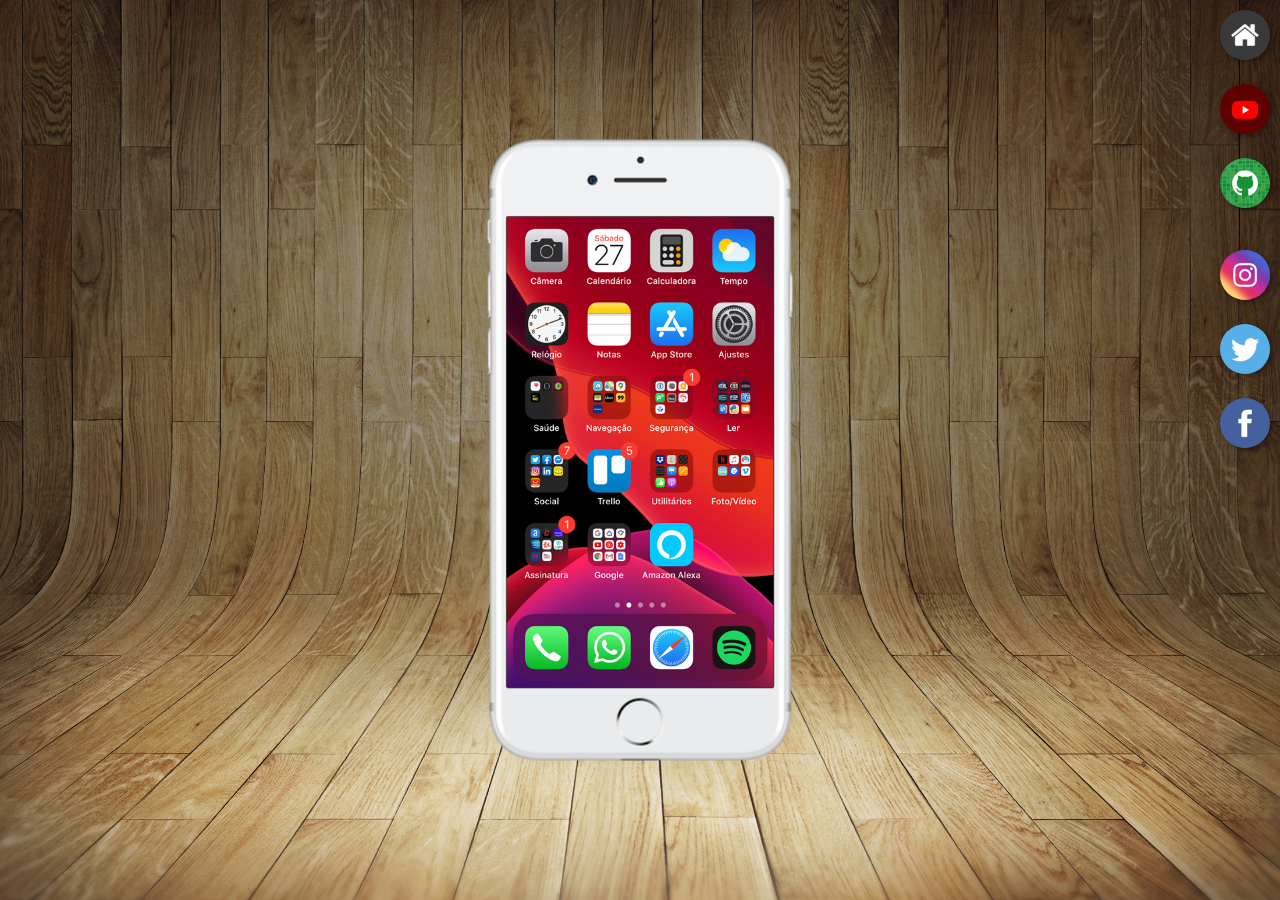
<file: index.html>
<!DOCTYPE html>
<html lang="pt-br">
<head>
    <meta charset="UTF-8">
    <meta name="viewport" content="width=device-width, initial-scale=1.0">
    <link rel="shortcut icon" href="favicon.ico" type="image/x-icon">
    <link rel="stylesheet" href="estilos/style.css">
    <title>Projecto Redes Sociais</title>
</head>
<body>
    <main>
        <section id="telefone">
            <iframe src="home.html" name="tela" id="tela" frameborder="0"></iframe>
            

        </section>
        <section id="redes-sociais">
            <a href="home.html" target="tela"> <img src="imagens/logo-home.jpg" alt="Home"></a><br>
            <a href="youtube.html" target="tela"> <img src="imagens/logo-youtube.jpg" alt="Youtube"></a><br>
            <a href="github.html" target="tela"> <img src="imagens/logo-github.jpg" alt="github"></a><br><br>
            <a href="instagram.html" target="tela"> <img src="imagens/logo-instagram.jpg" alt="Instagram"></a><br>
            <a href="twitter.html" target="tela"> <img src="imagens/logo-twitter.jpg" alt="twitter"></a><br>
            <a href="facebook.html" target="tela"> <img src="imagens/logo-facebook.jpg" alt="facebook"></a><br>

        </section>
    </main>
</body>
</html>
</file>
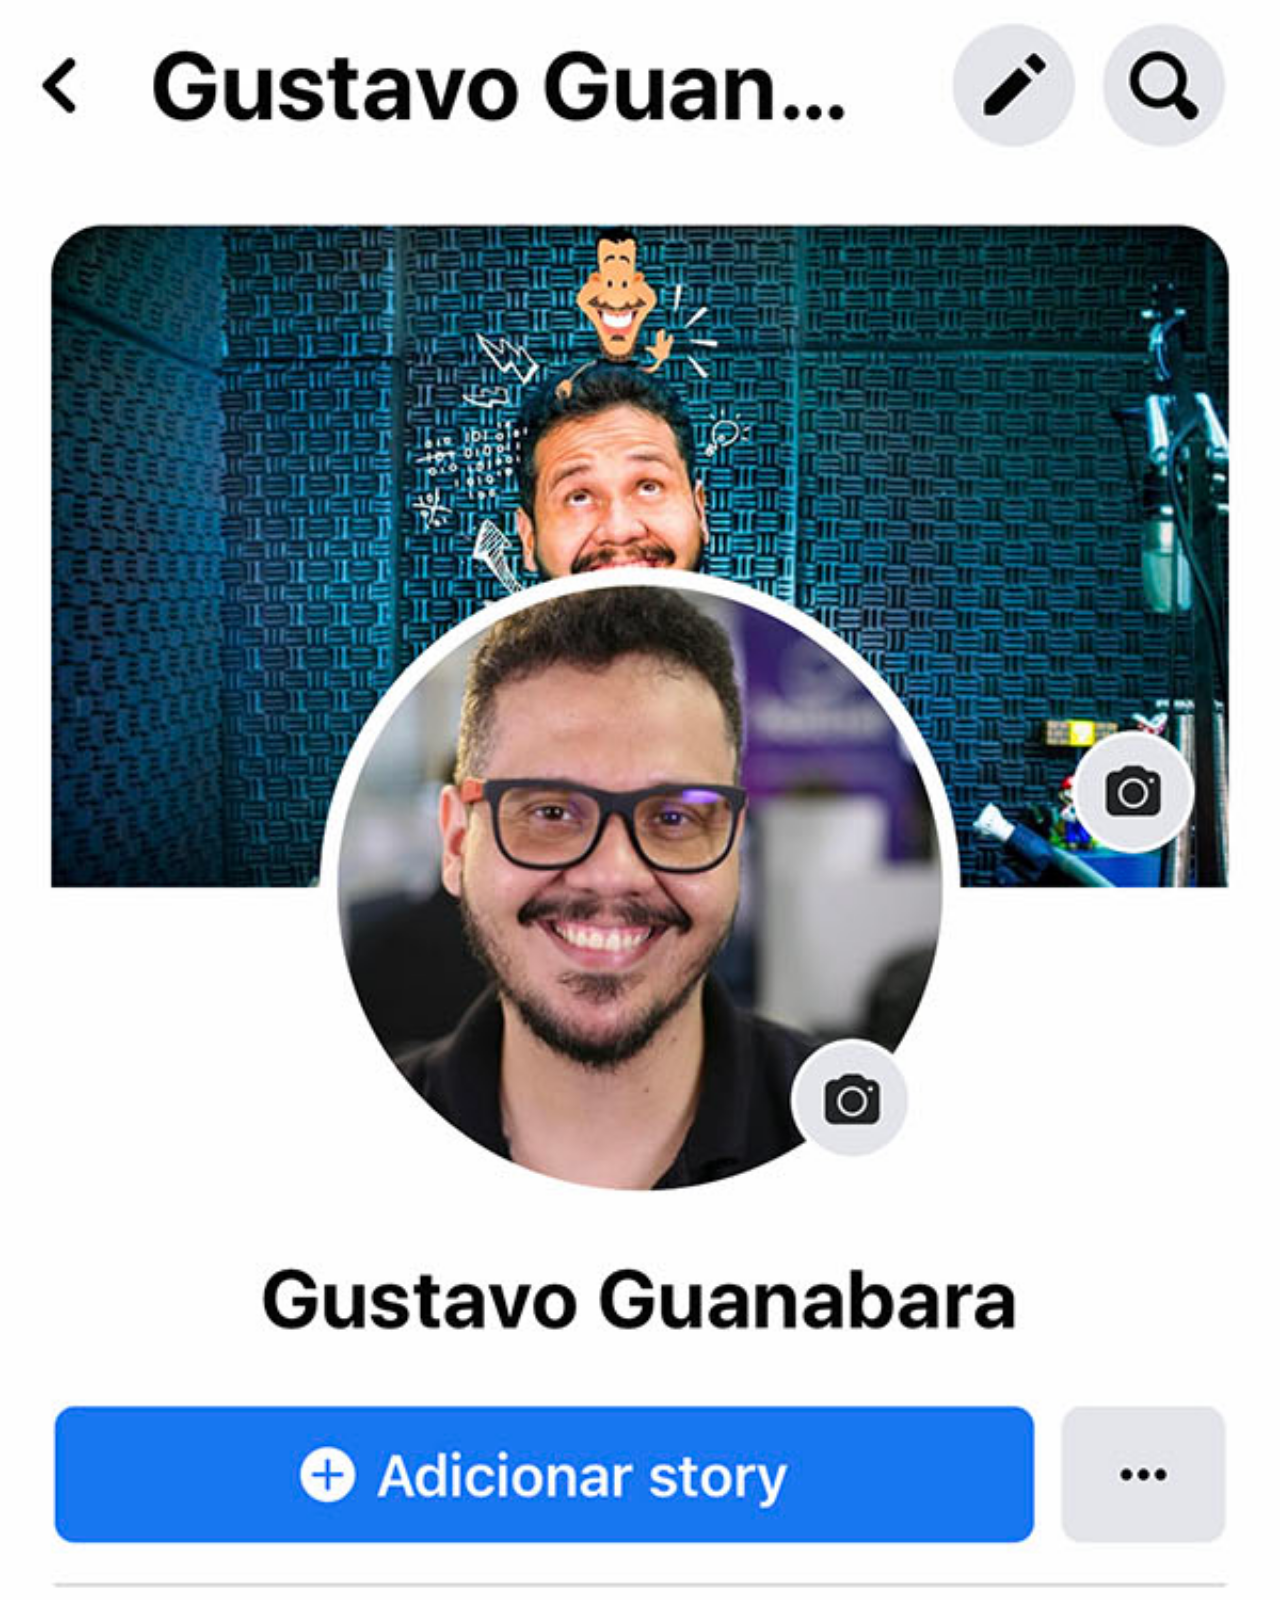
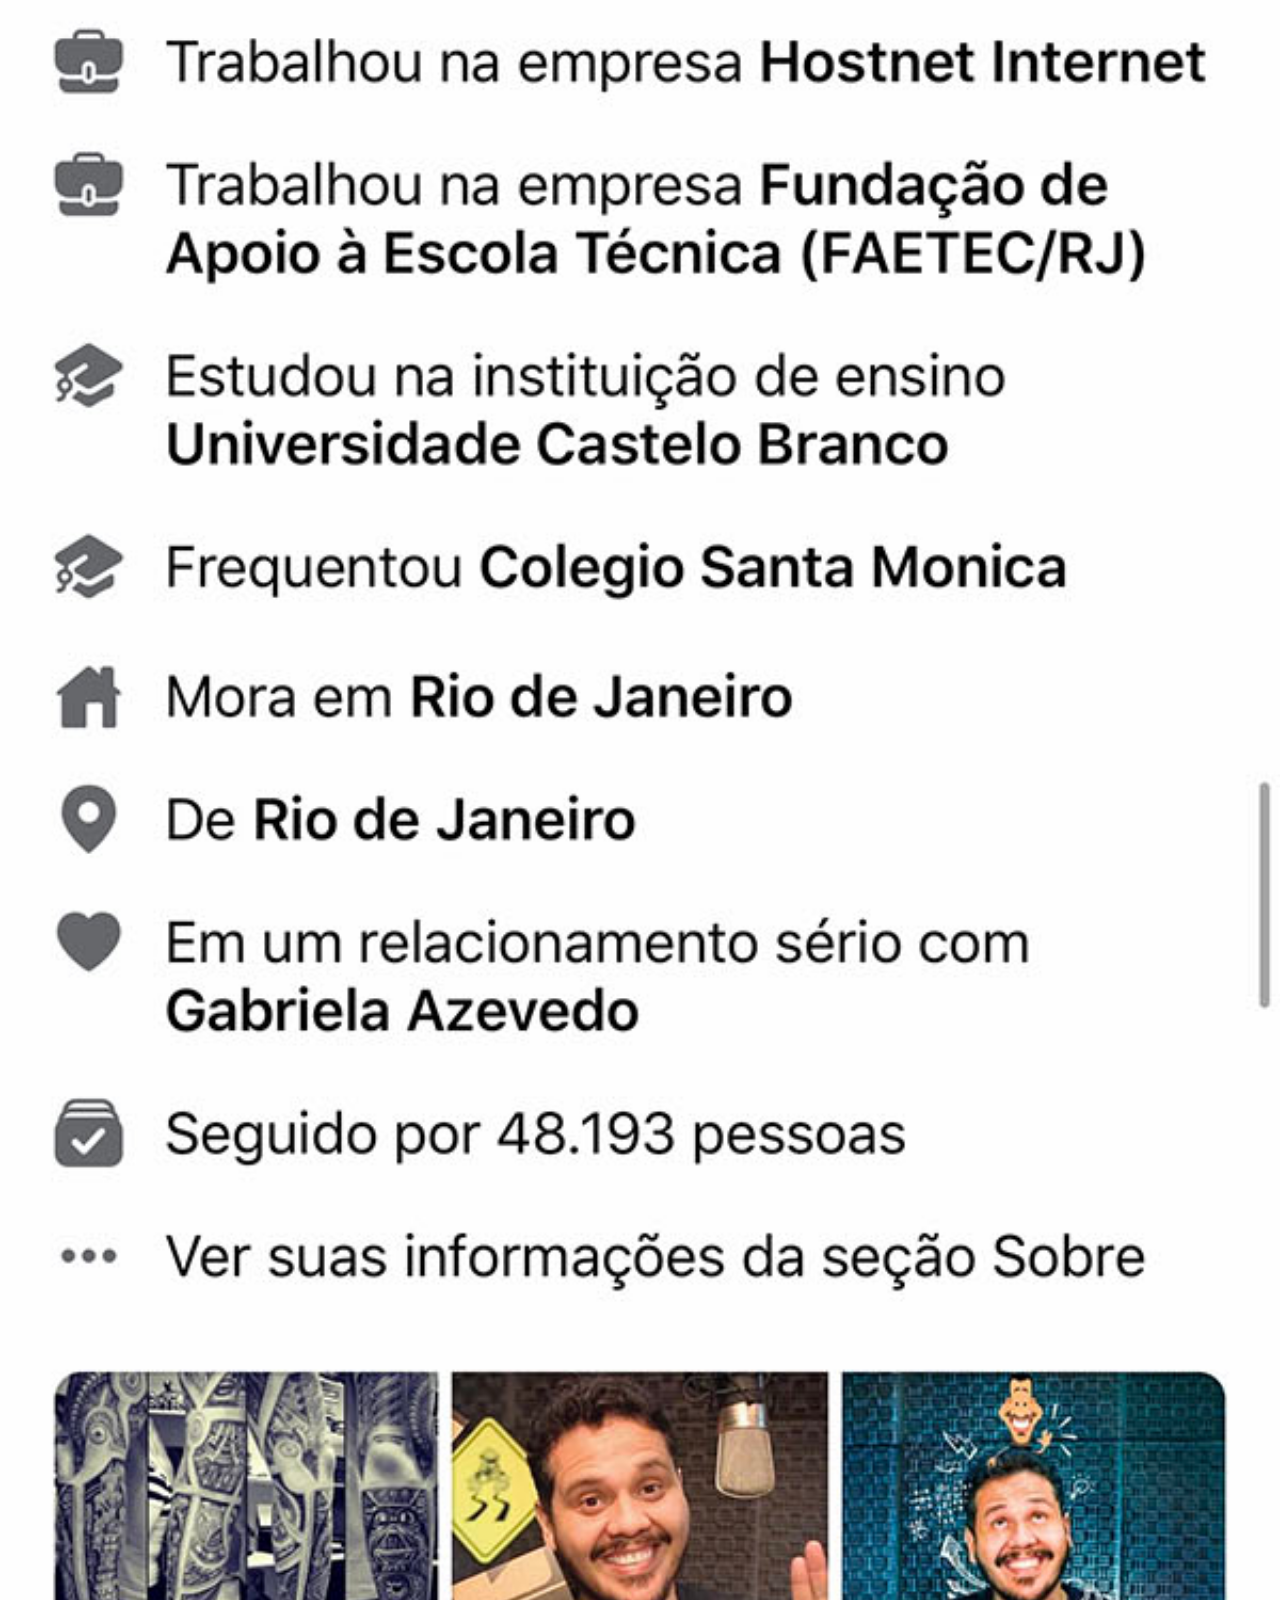
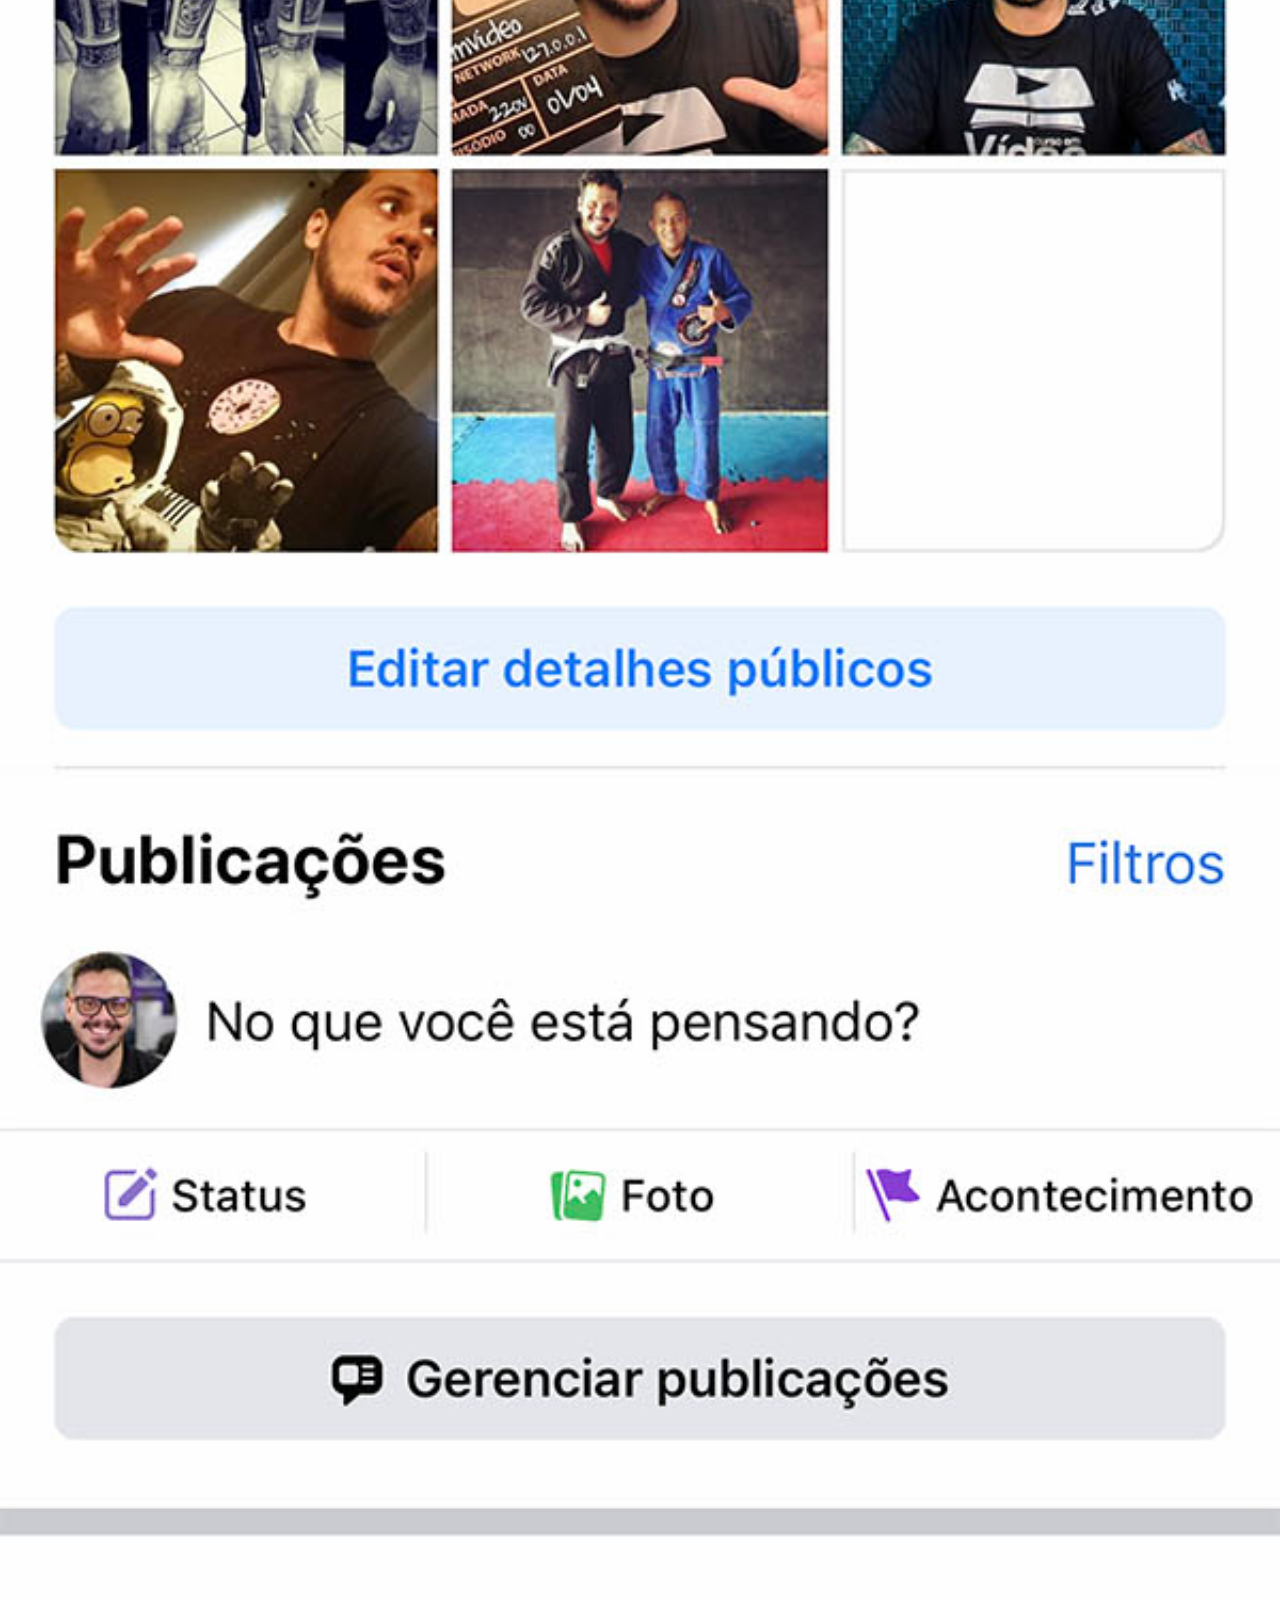
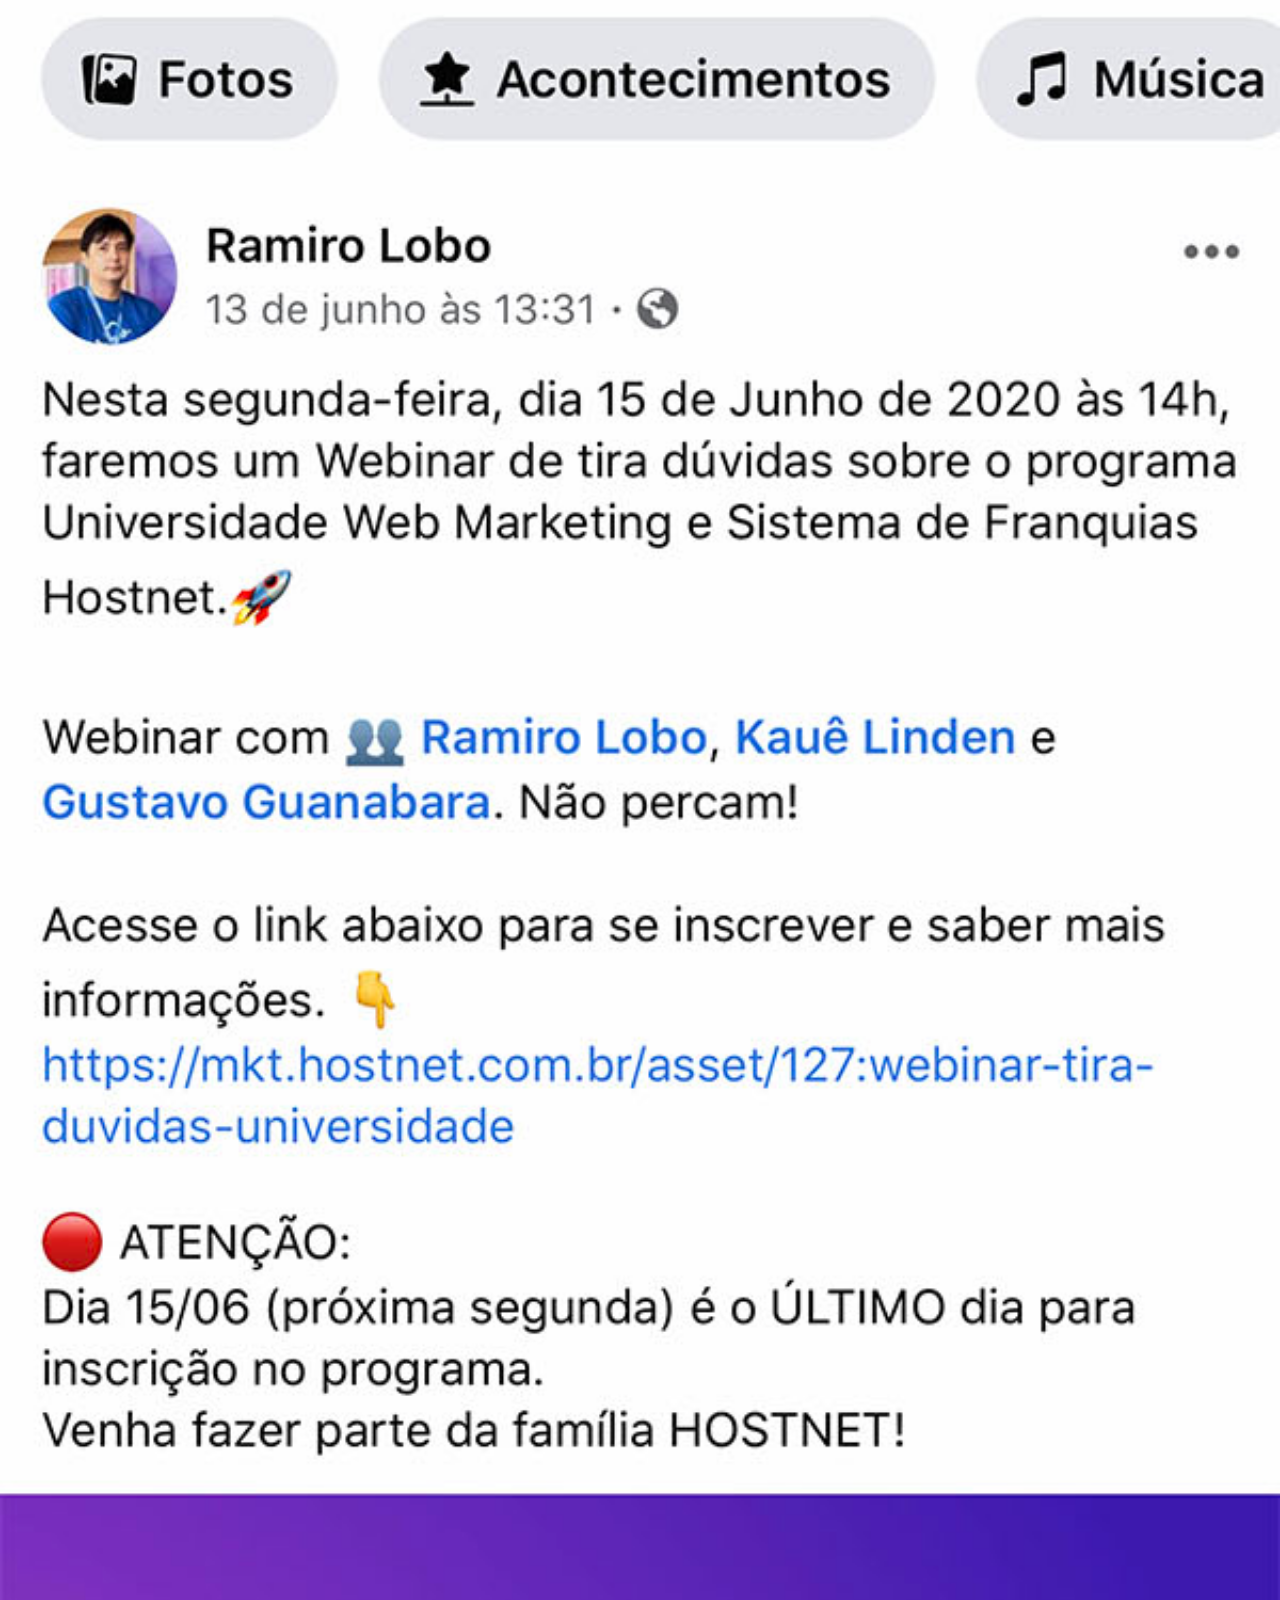
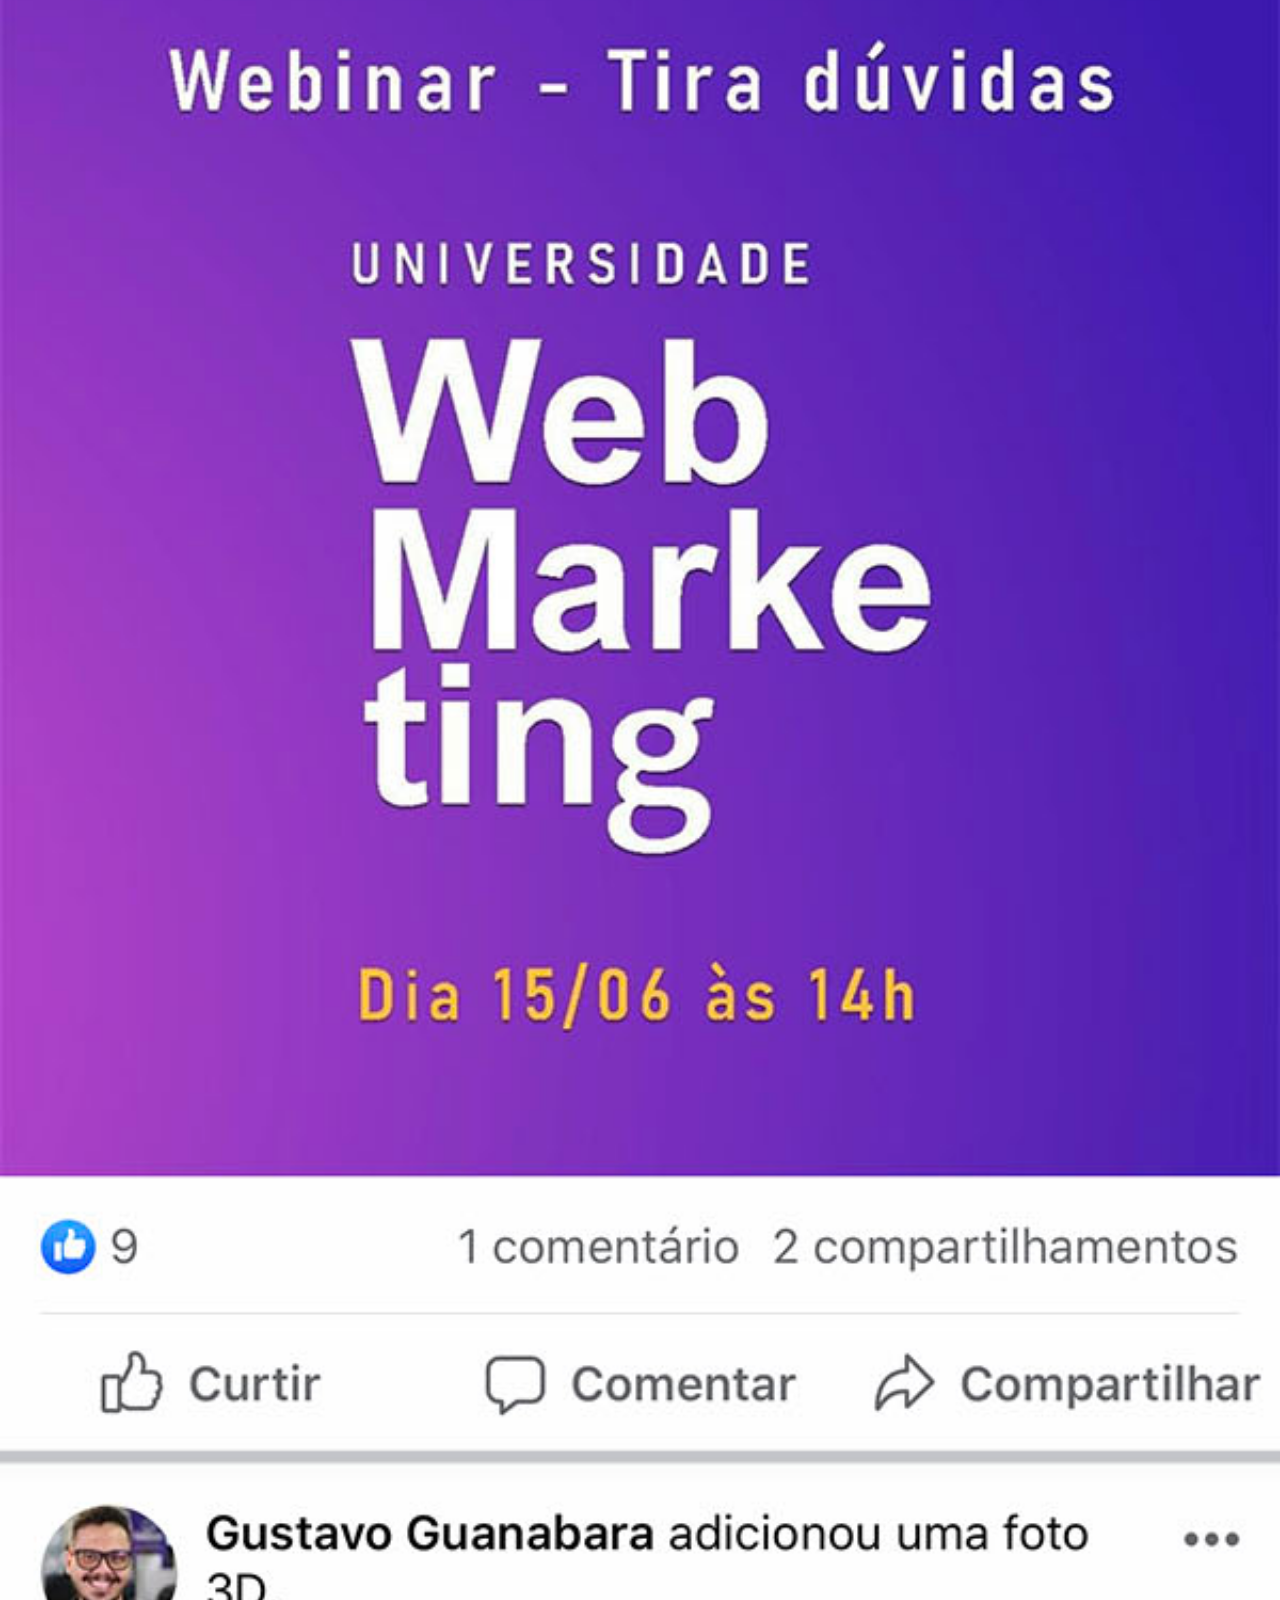
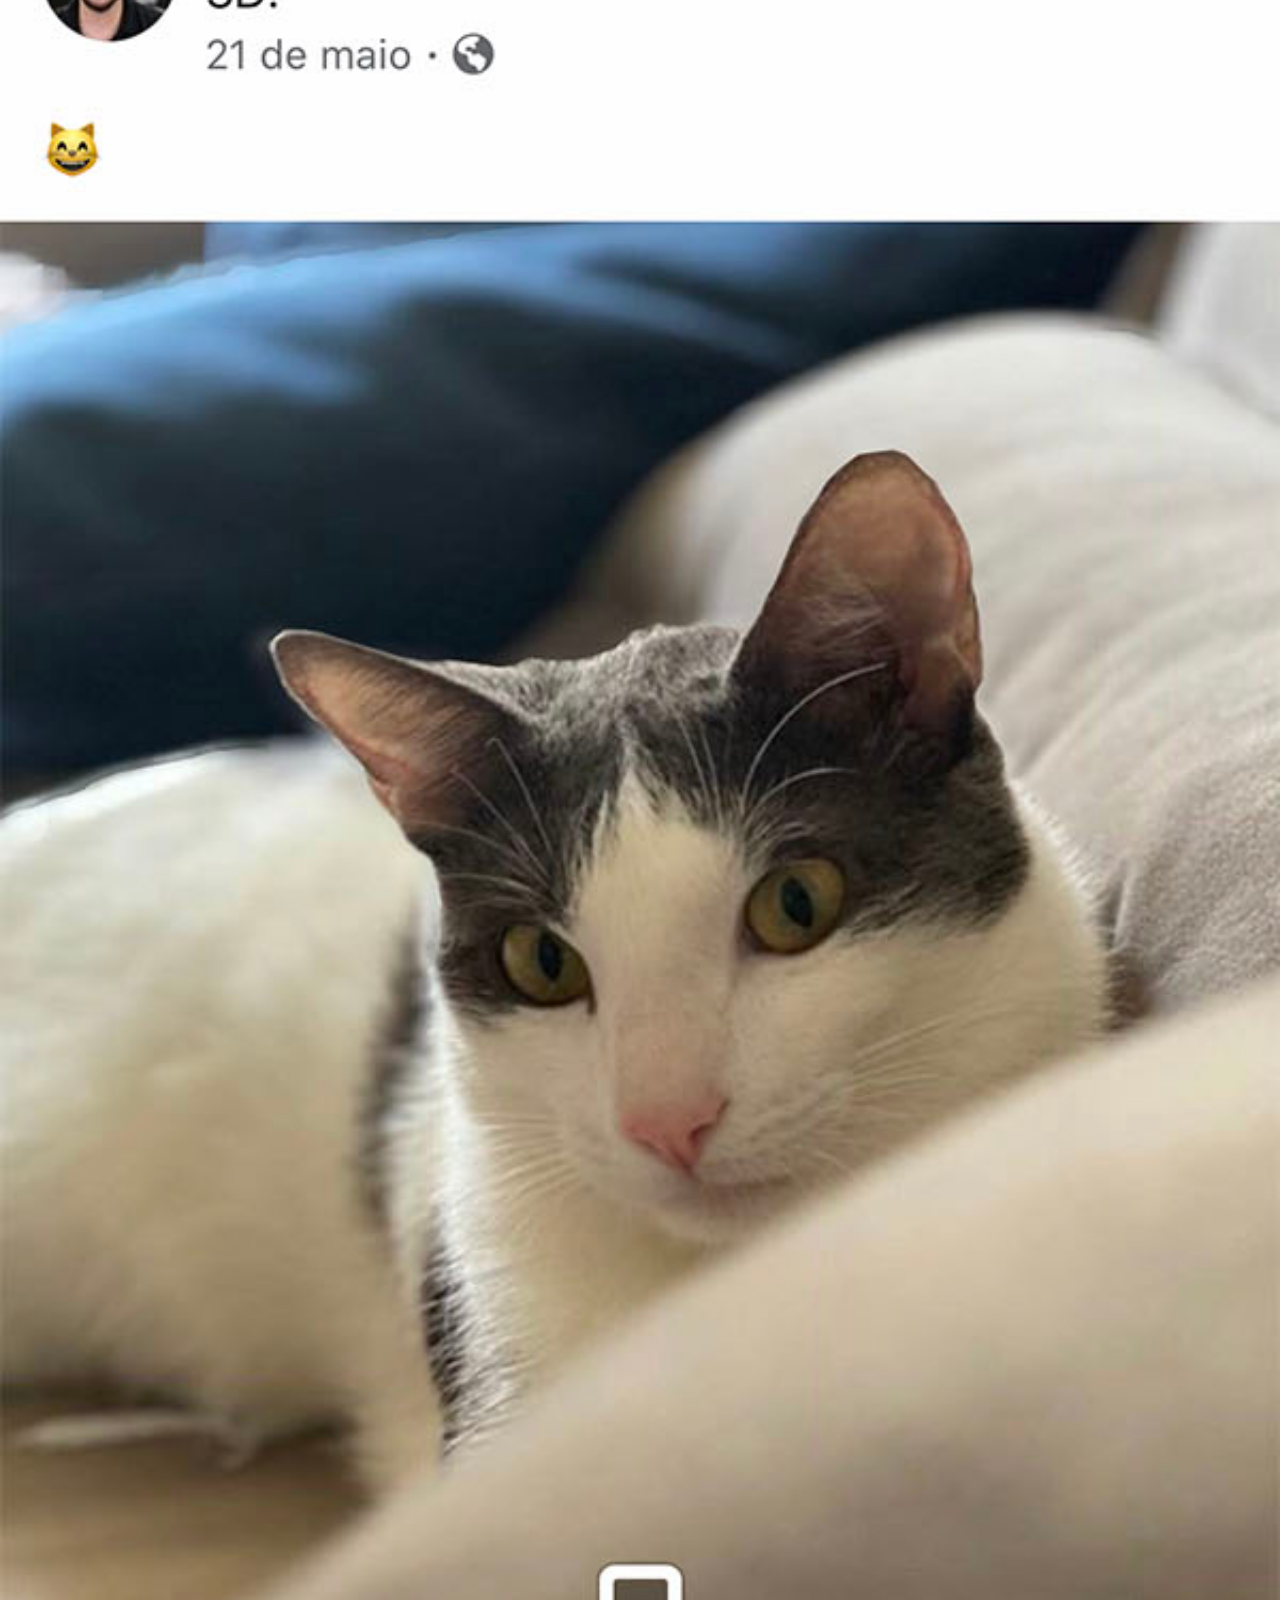
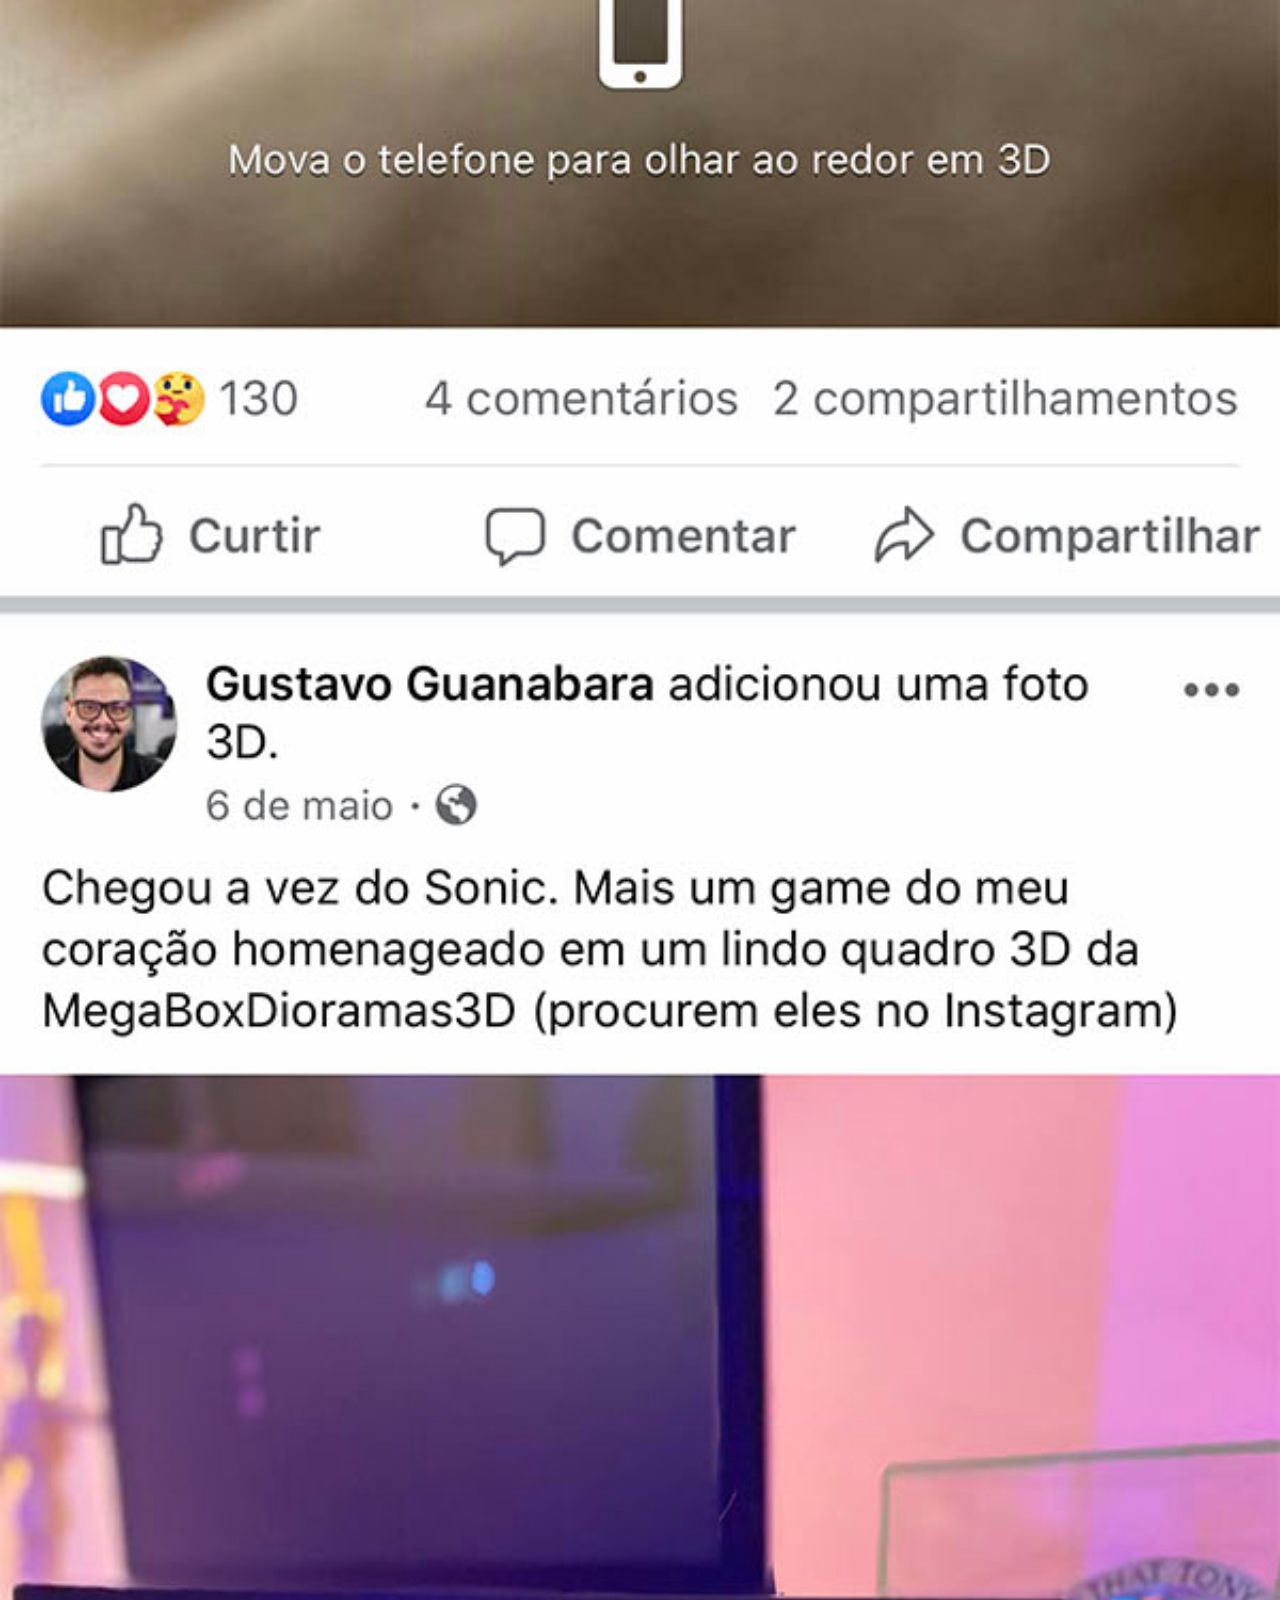
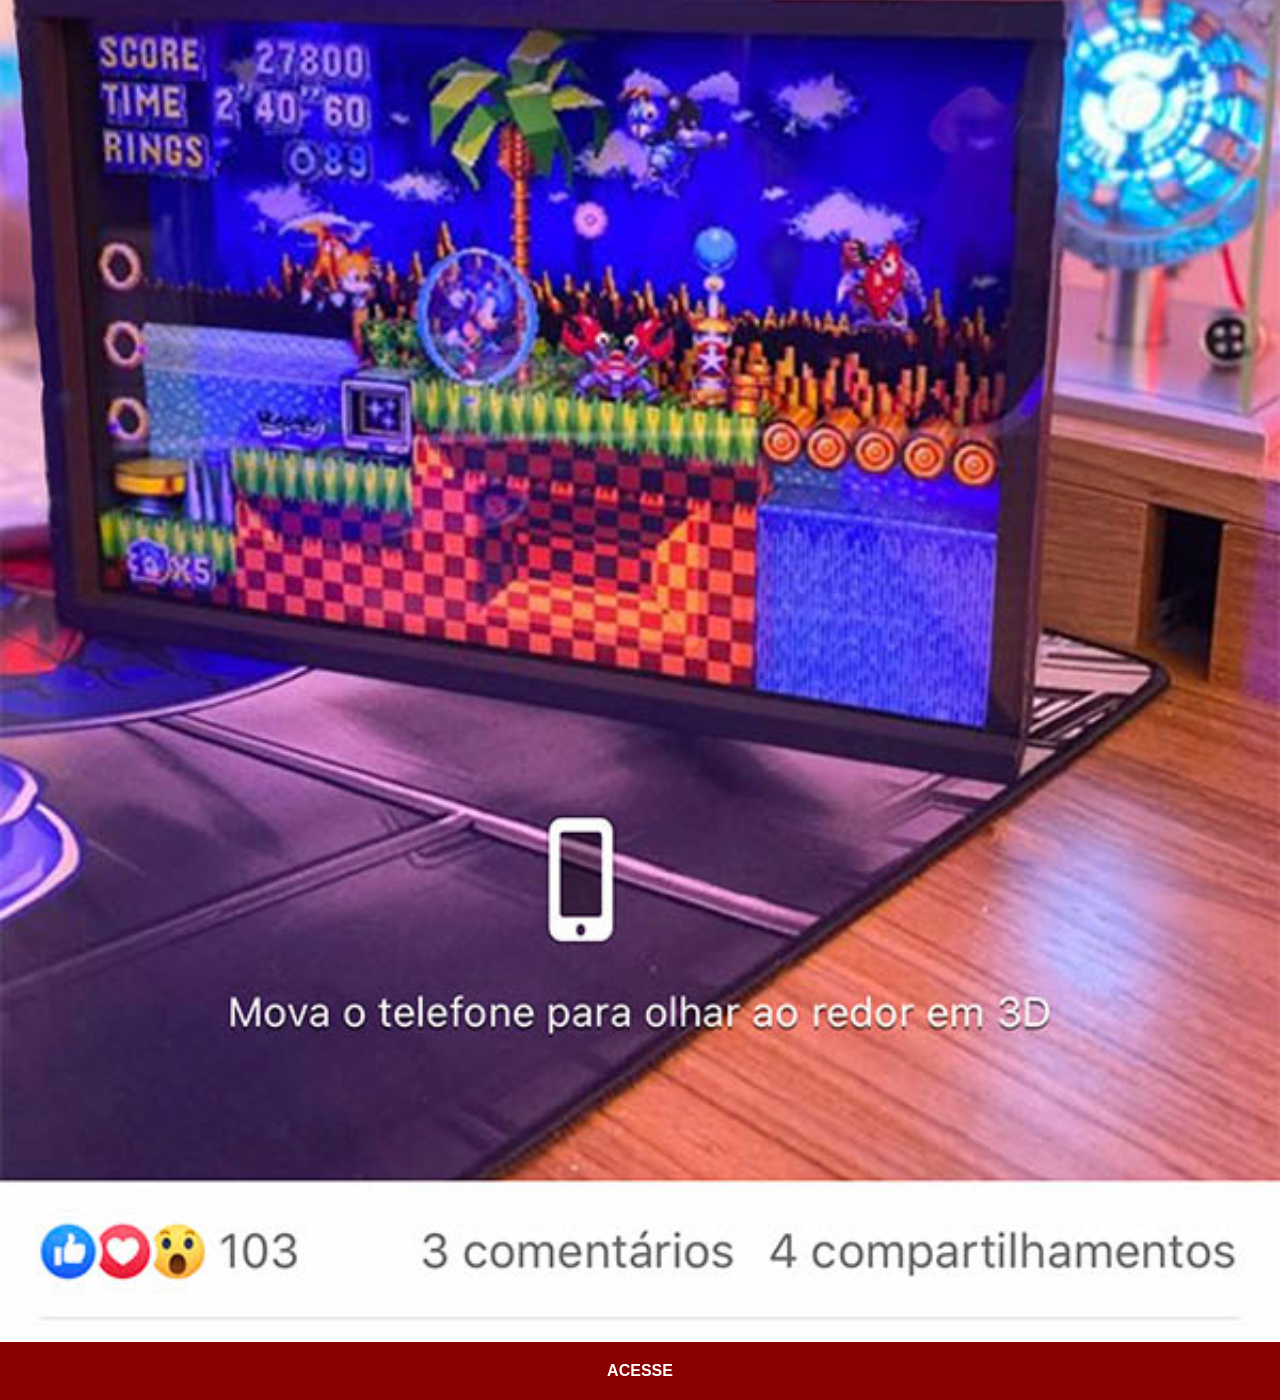
<file: facebook.html>
<!DOCTYPE html>
<html lang="pt-br">
<head>
    <meta charset="UTF-8">
    <meta name="viewport" content="width=device-width, initial-scale=1.0">
    <title>Facebook</title>
    <link rel="stylesheet" href="estilos/social.css">
</head>
<body>
    <img src="imagens/tela-facebook.jpg" alt="Facebook">
    <a href="" target="_blank">ACESSE</a>
    
</body>
</html>
</file>
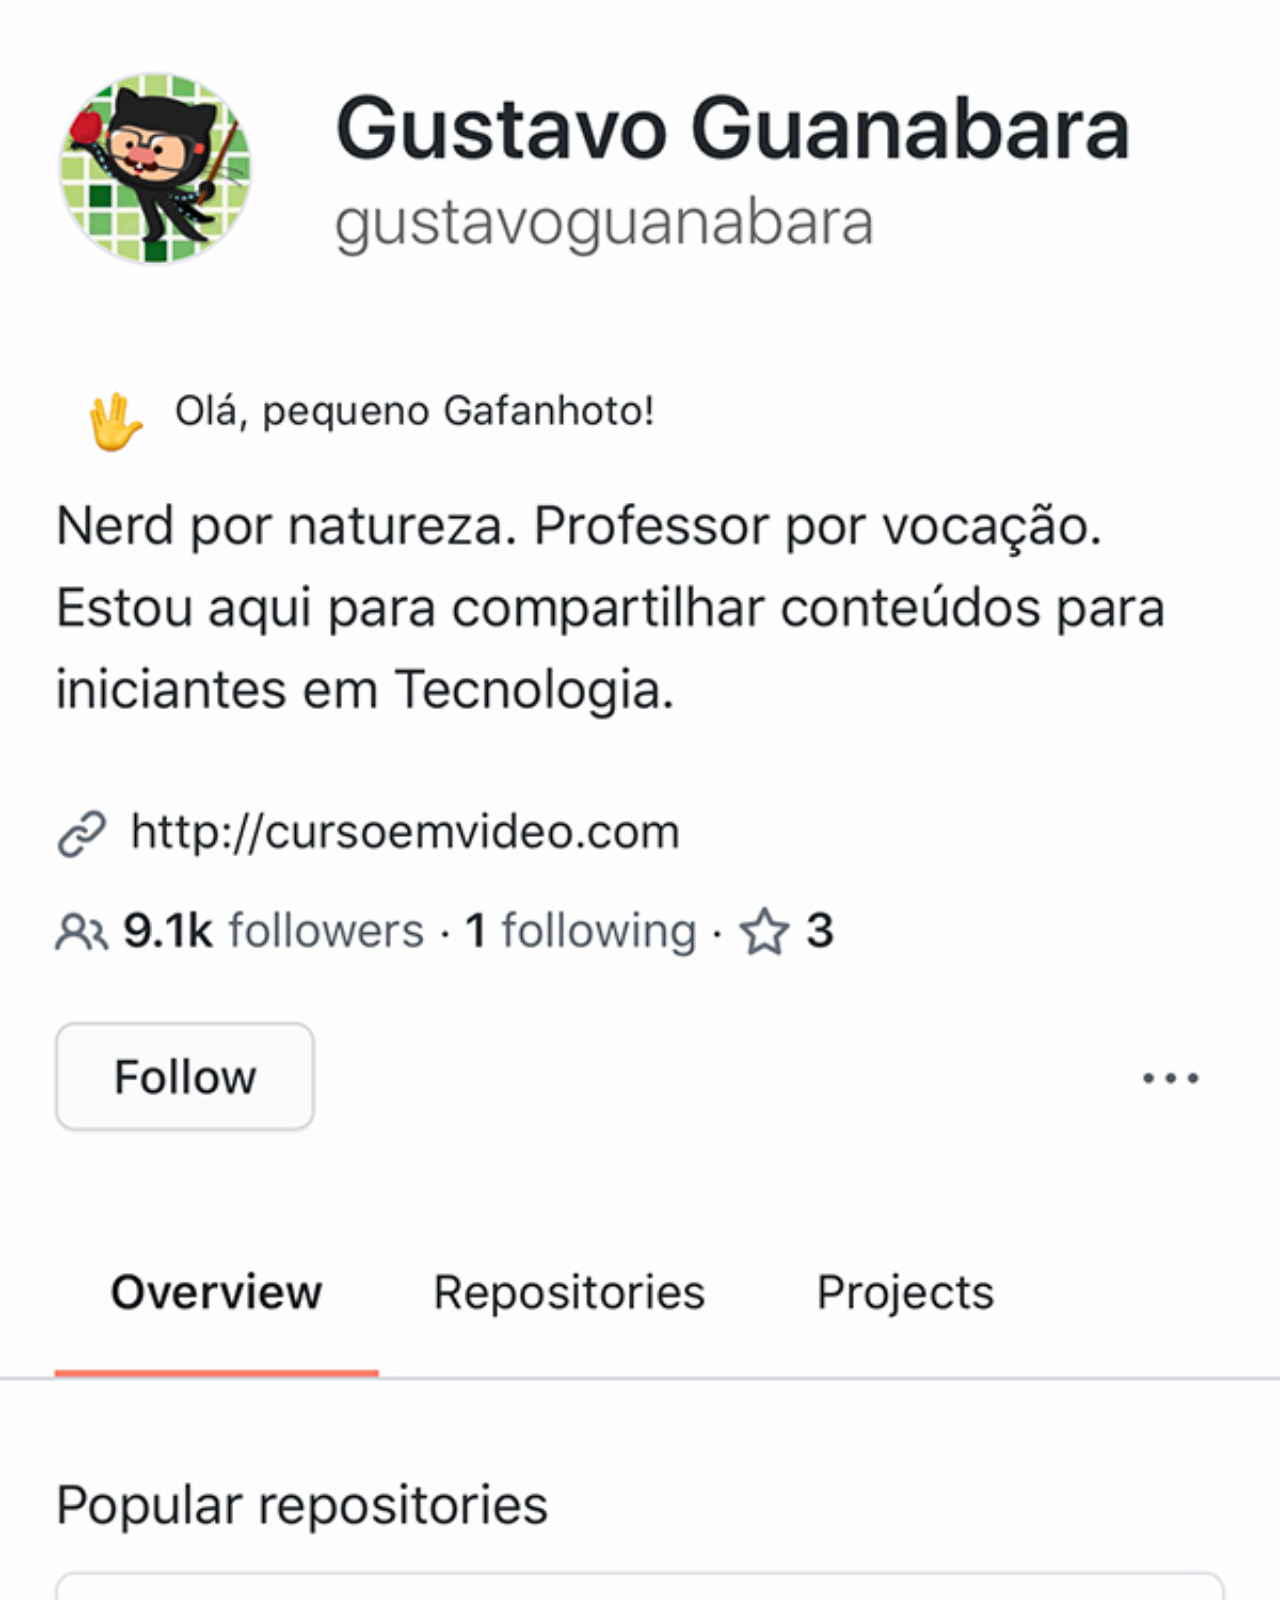
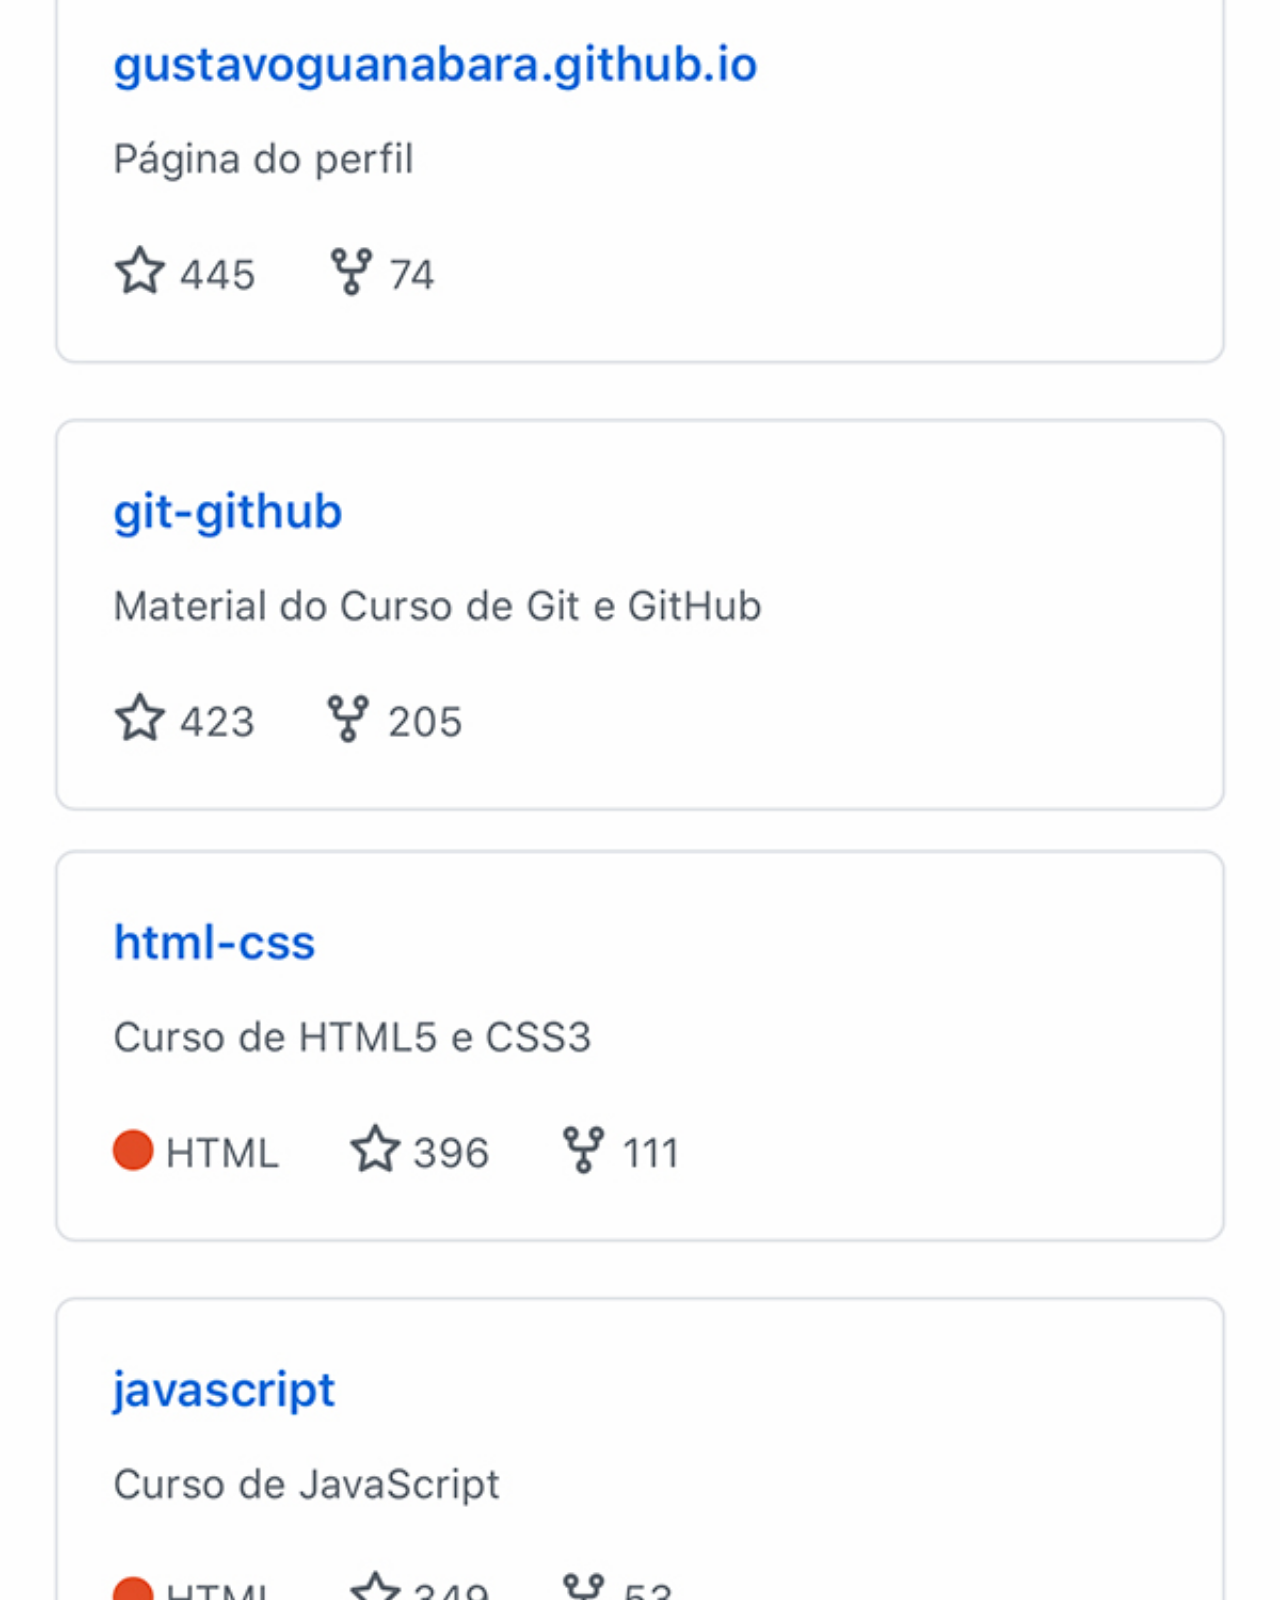
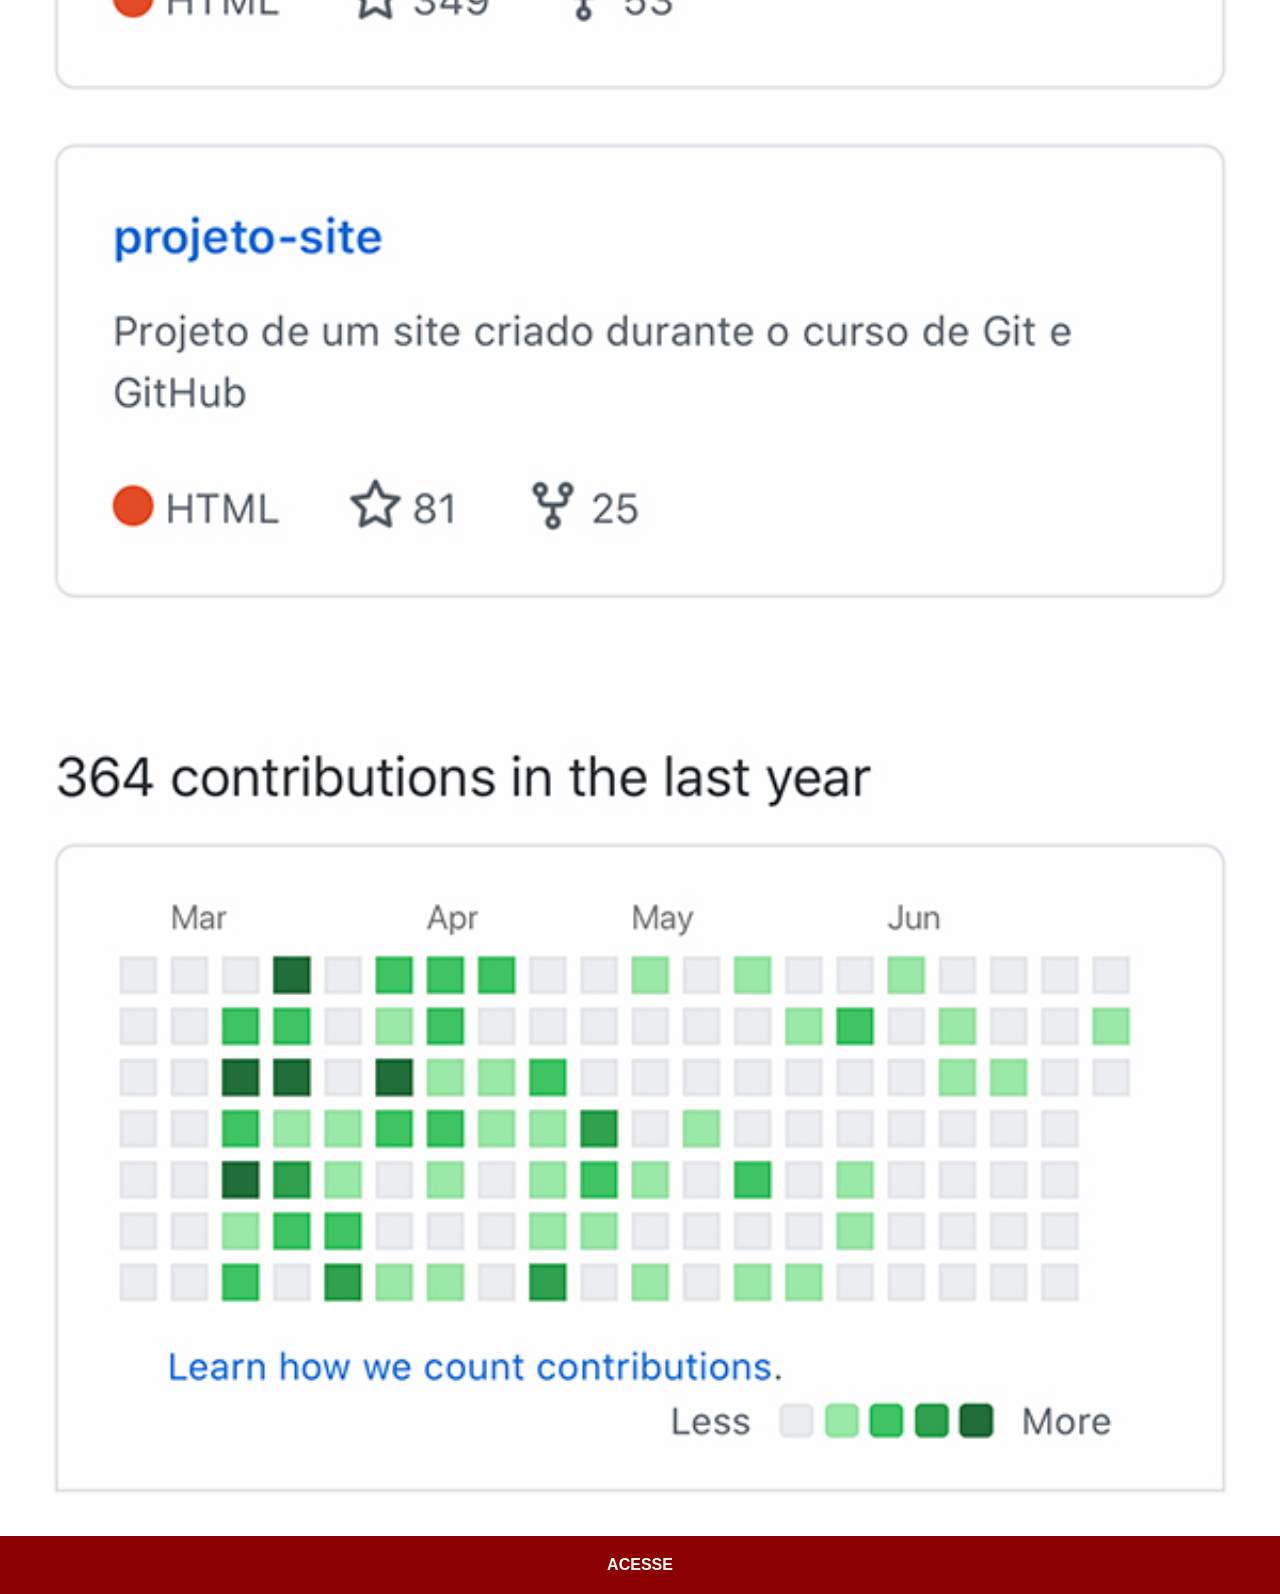
<file: github.html>
<!DOCTYPE html>
<html lang="pt-br">
<head>
    <meta charset="UTF-8">
    <meta name="viewport" content="width=device-width, initial-scale=1.0">
    <title>github</title>
    <link rel="stylesheet" href="estilos/social.css">
</head>
<body>
    <img src="imagens/tela-github.jpg" alt="github">
    <a href="https://github.com/Eulersumbane" target="_blank">ACESSE</a>
</body>
</html>
</file>
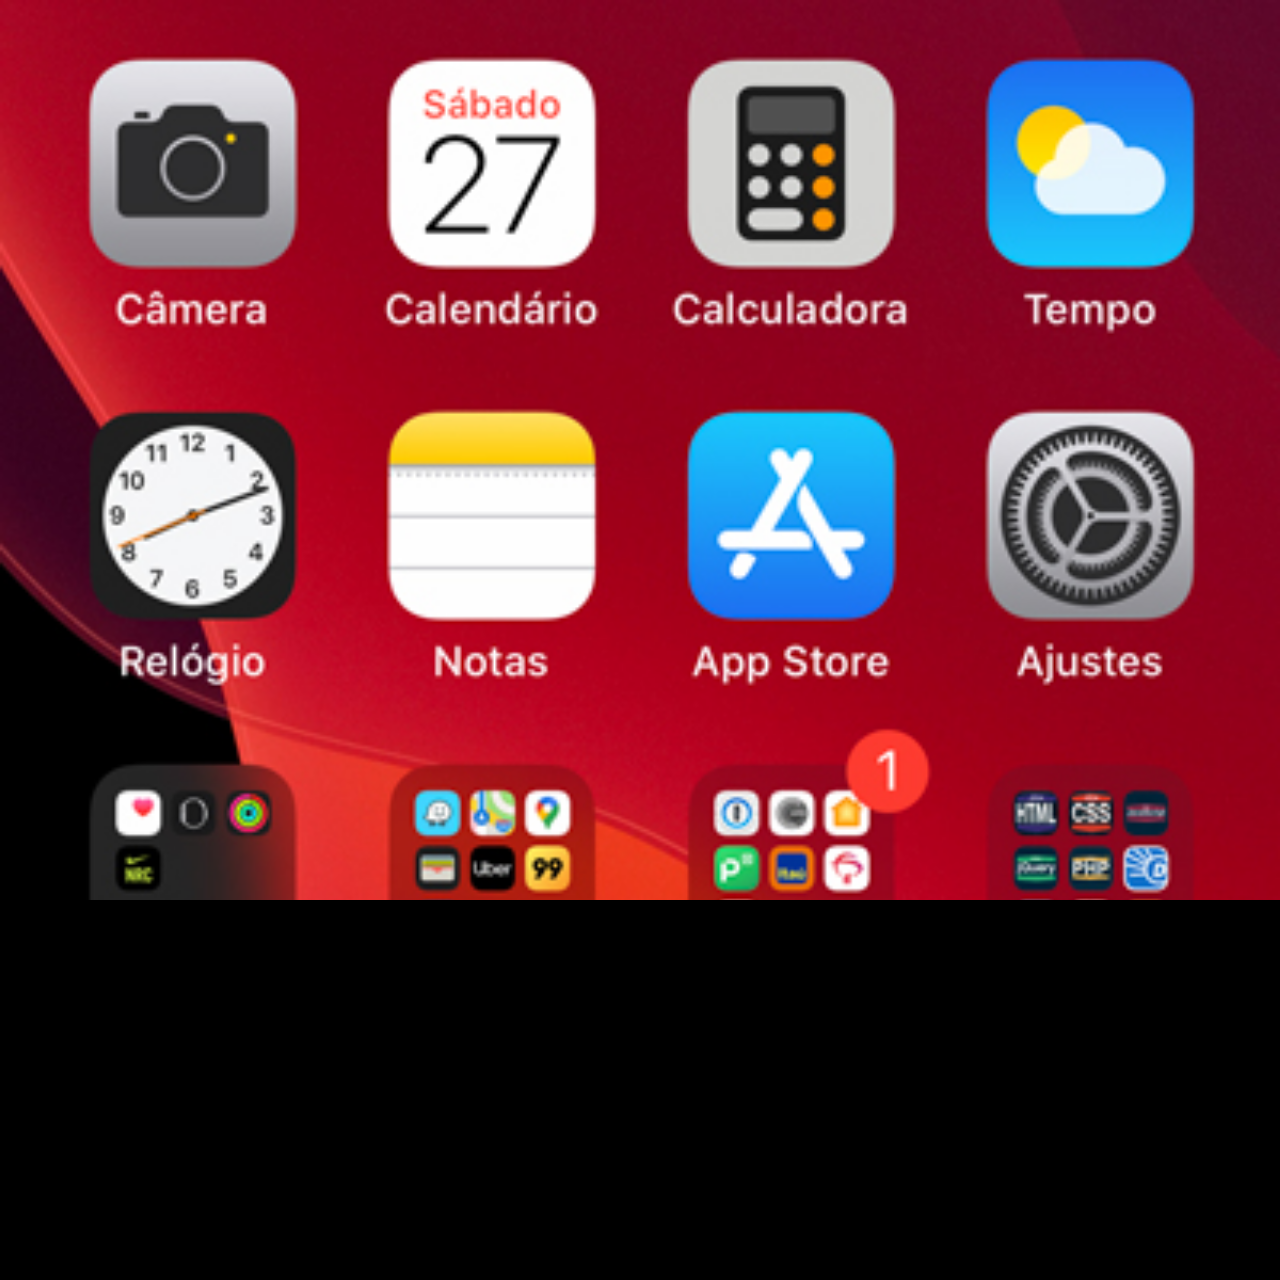
<file: home.html>
<!DOCTYPE html>
<html lang="pt-br">
<head>
    <meta charset="UTF-8">
    <meta name="viewport" content="width=device-width, initial-scale=1.0">
    <title>home</title>
</head>
<style>
    *{
        margin: 0px;
        padding: 0px;
    }
    body{
        position: fixed;
        width: 100vw;
        height: 100vw;
        background: black url('imagens/tela-home.jpg') no-repeat top center;
        background-size: cover;
    }
</style>
<body>
    
</body>
</html>
</file>
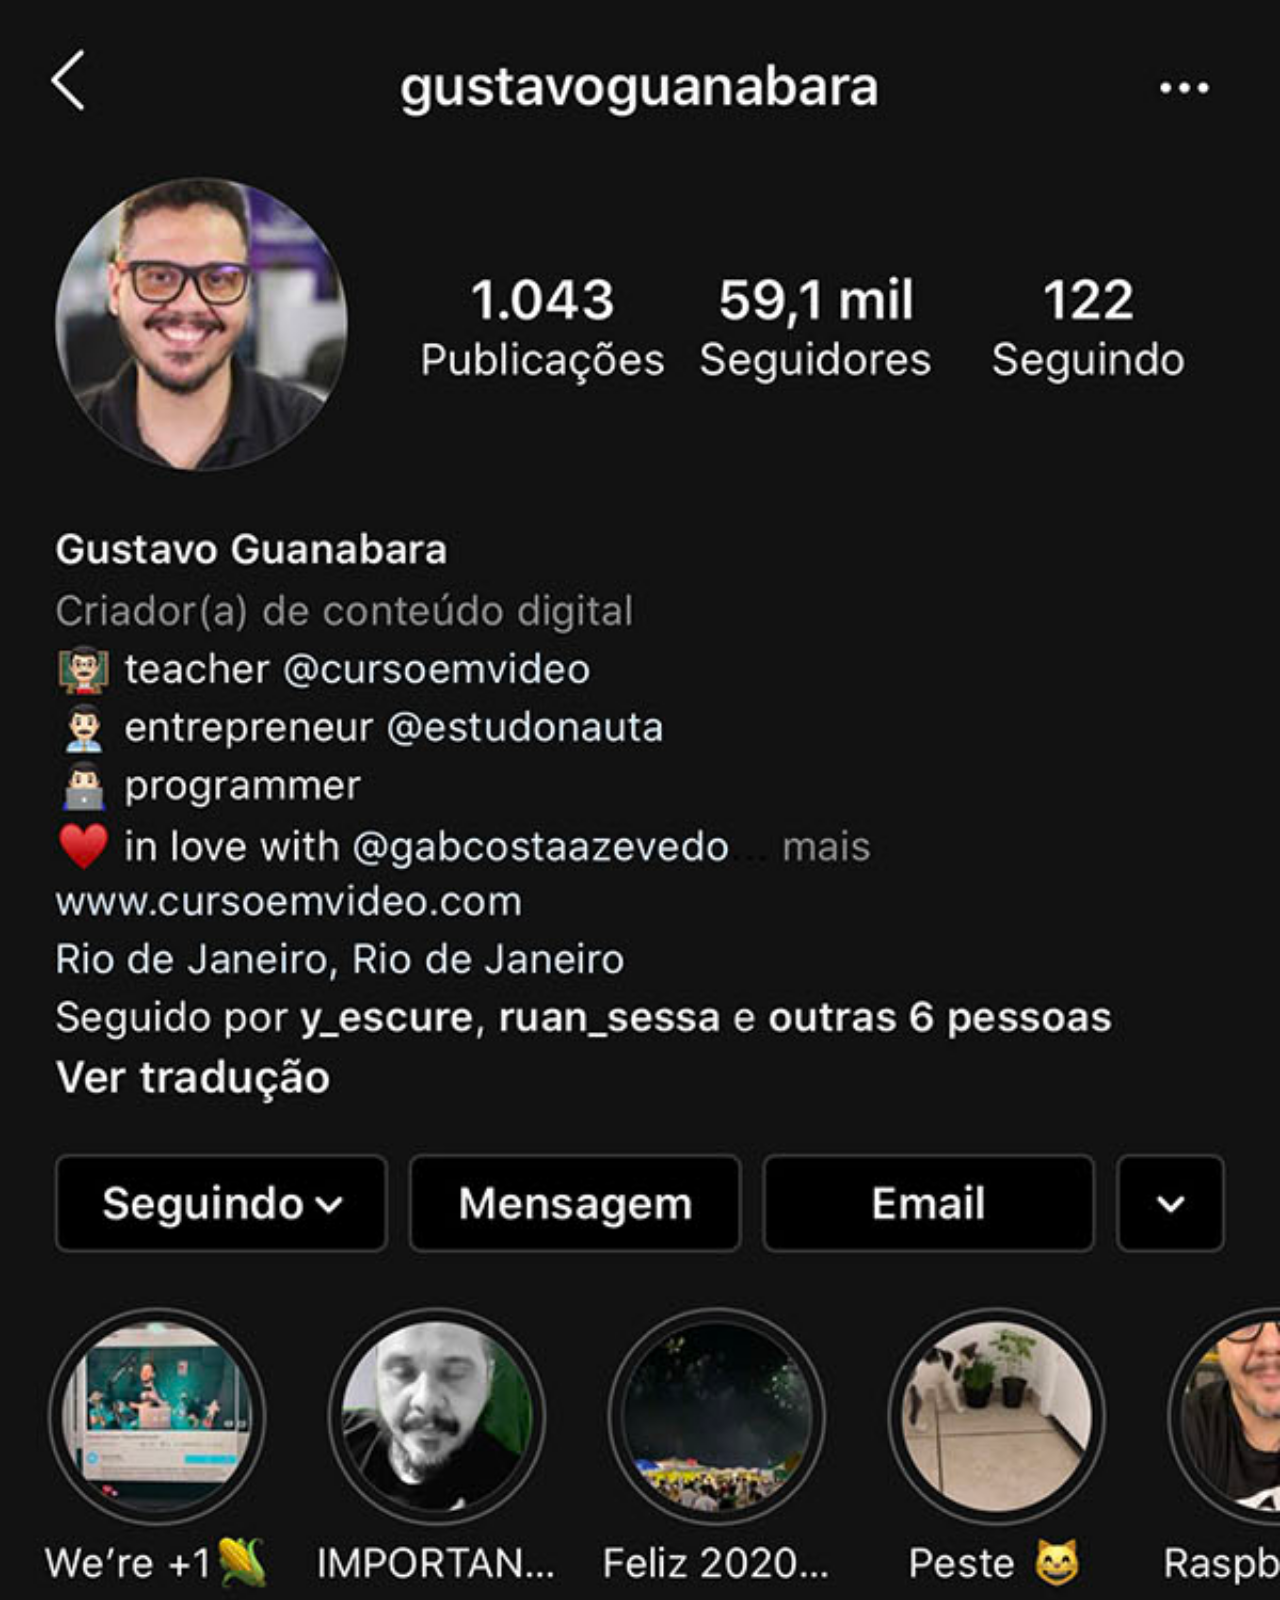
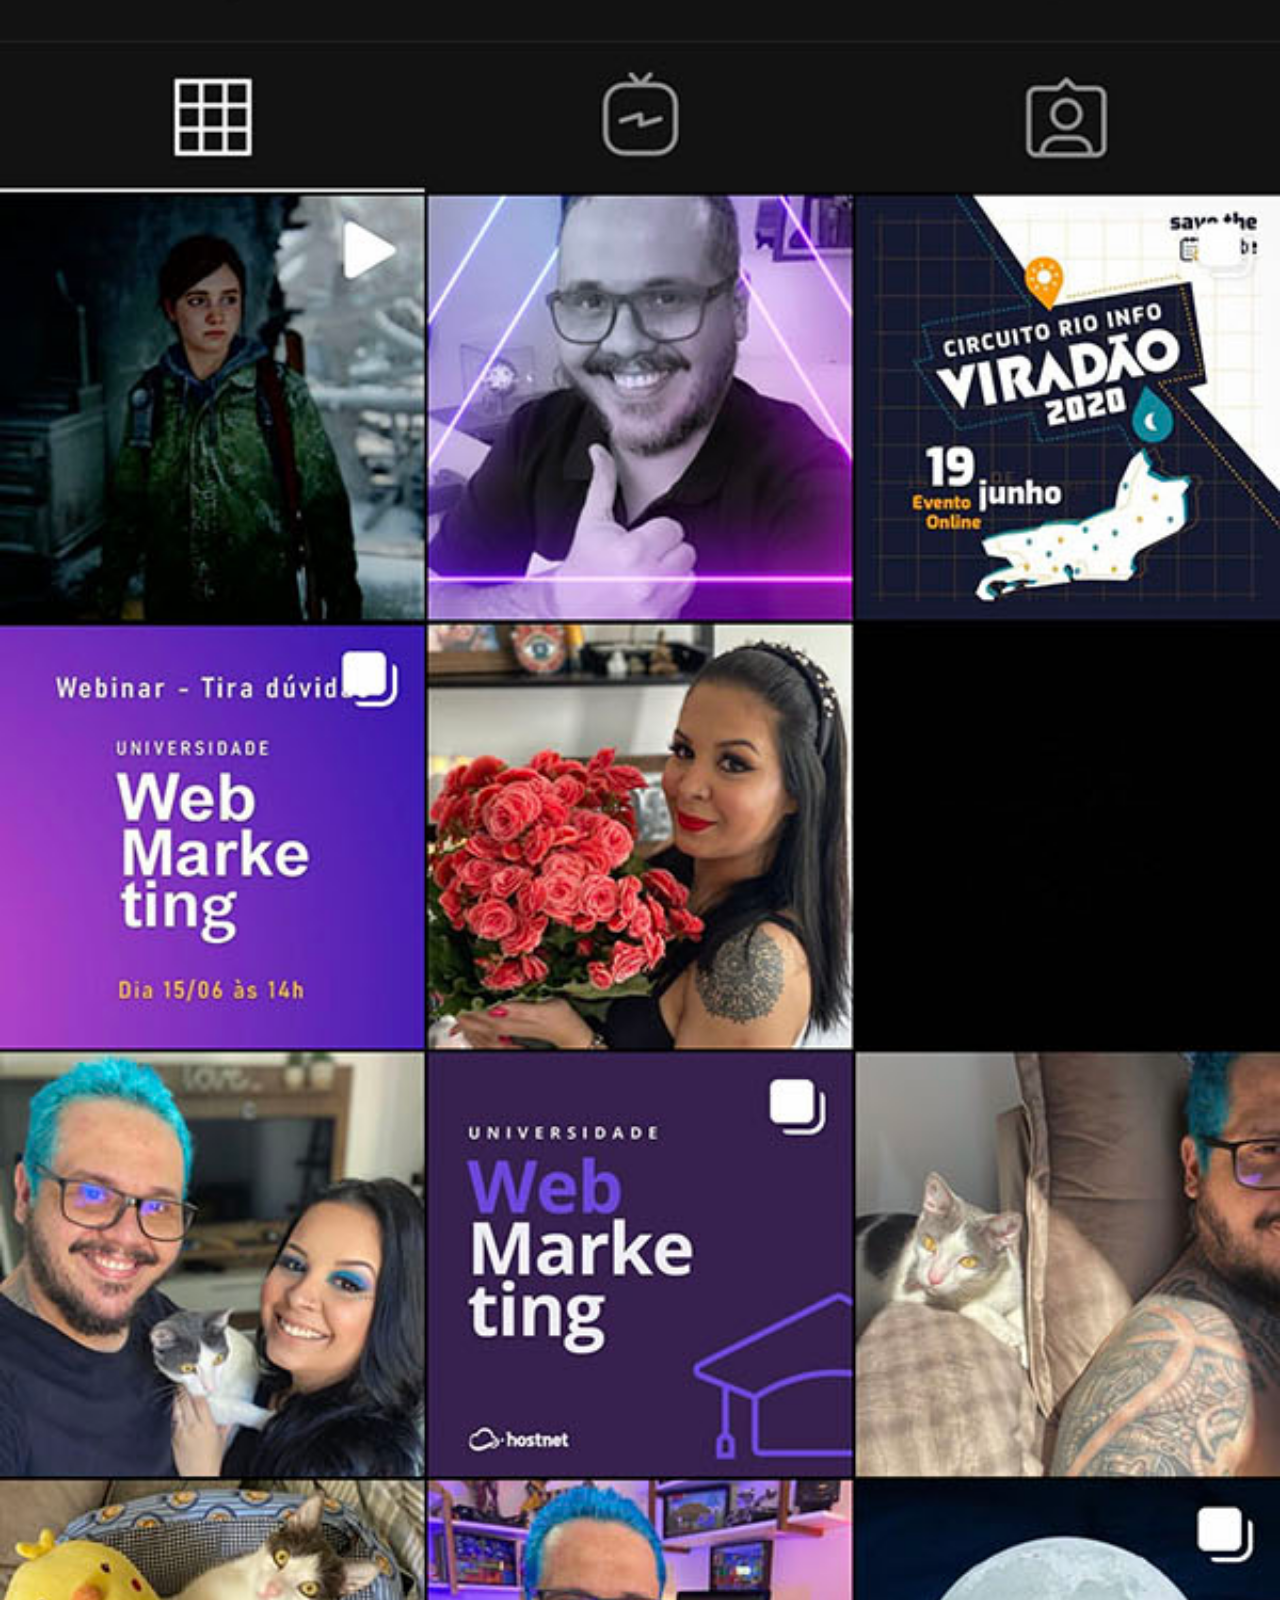
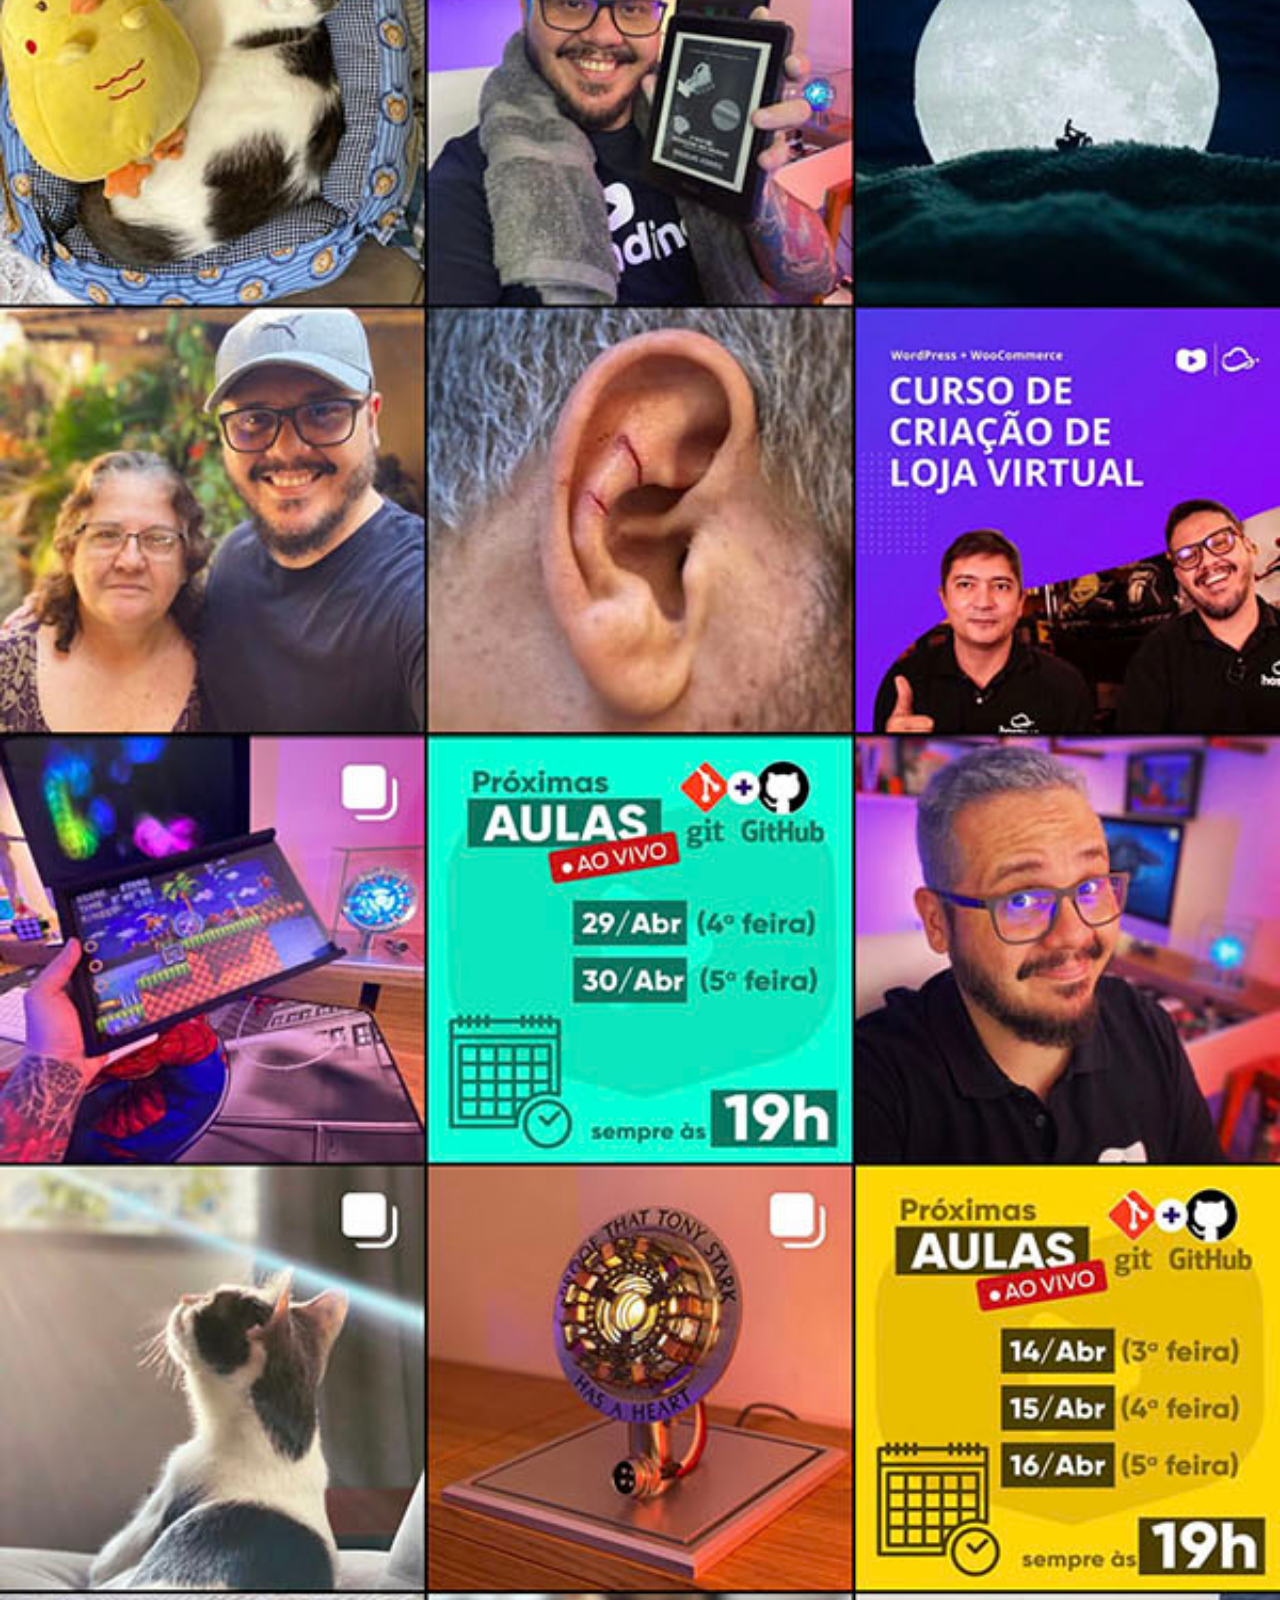
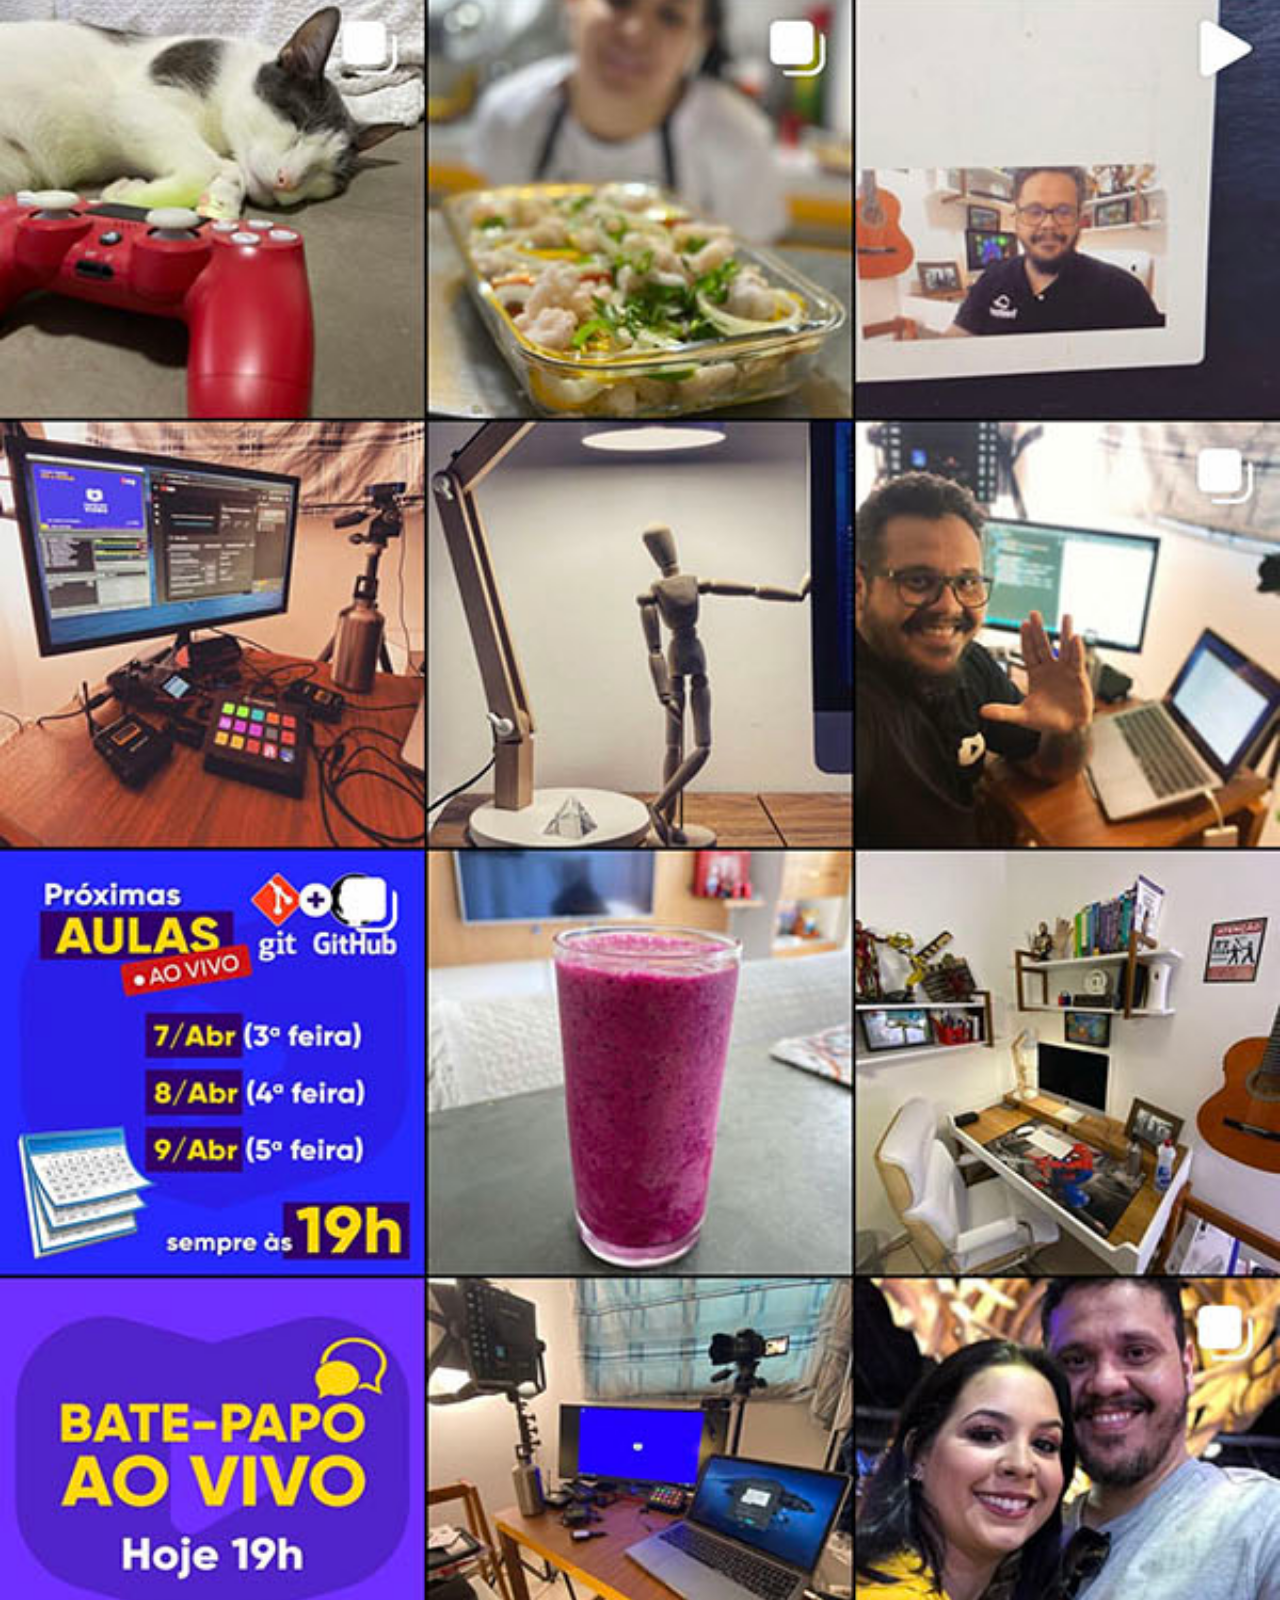
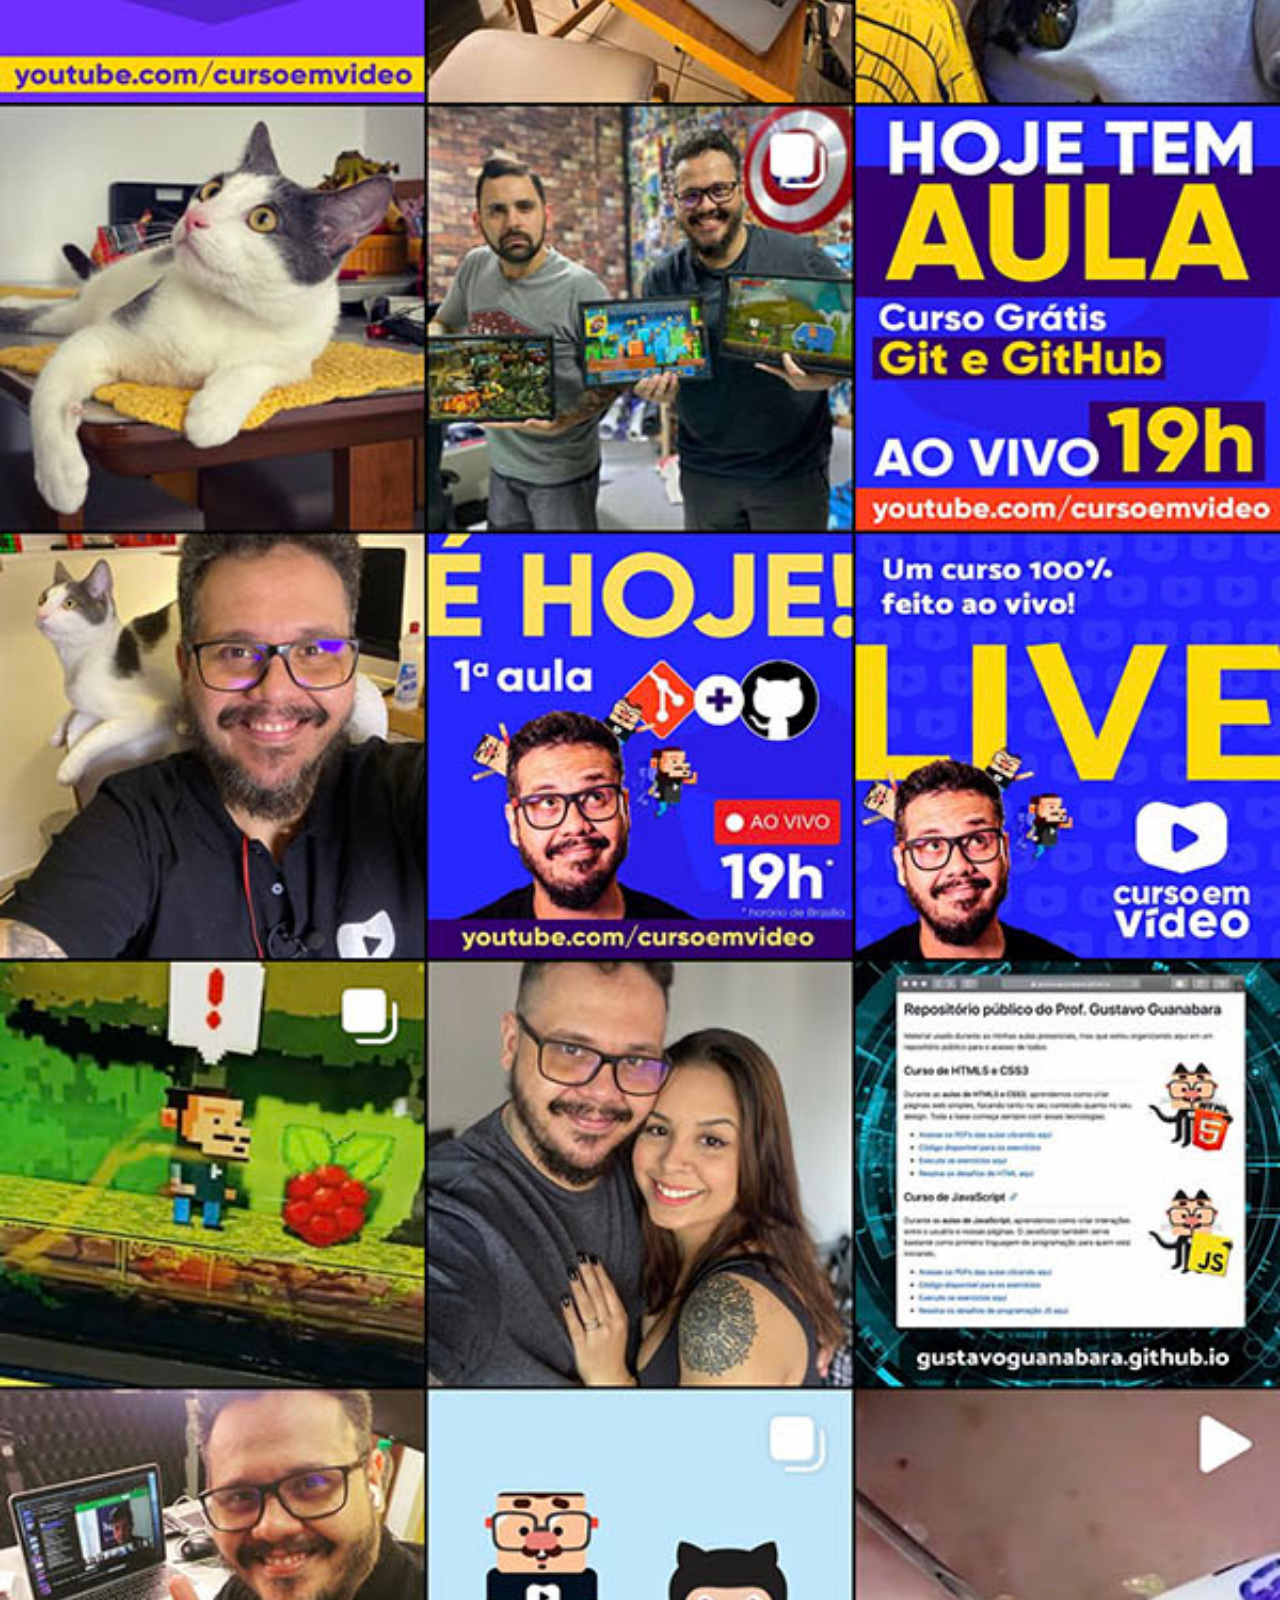
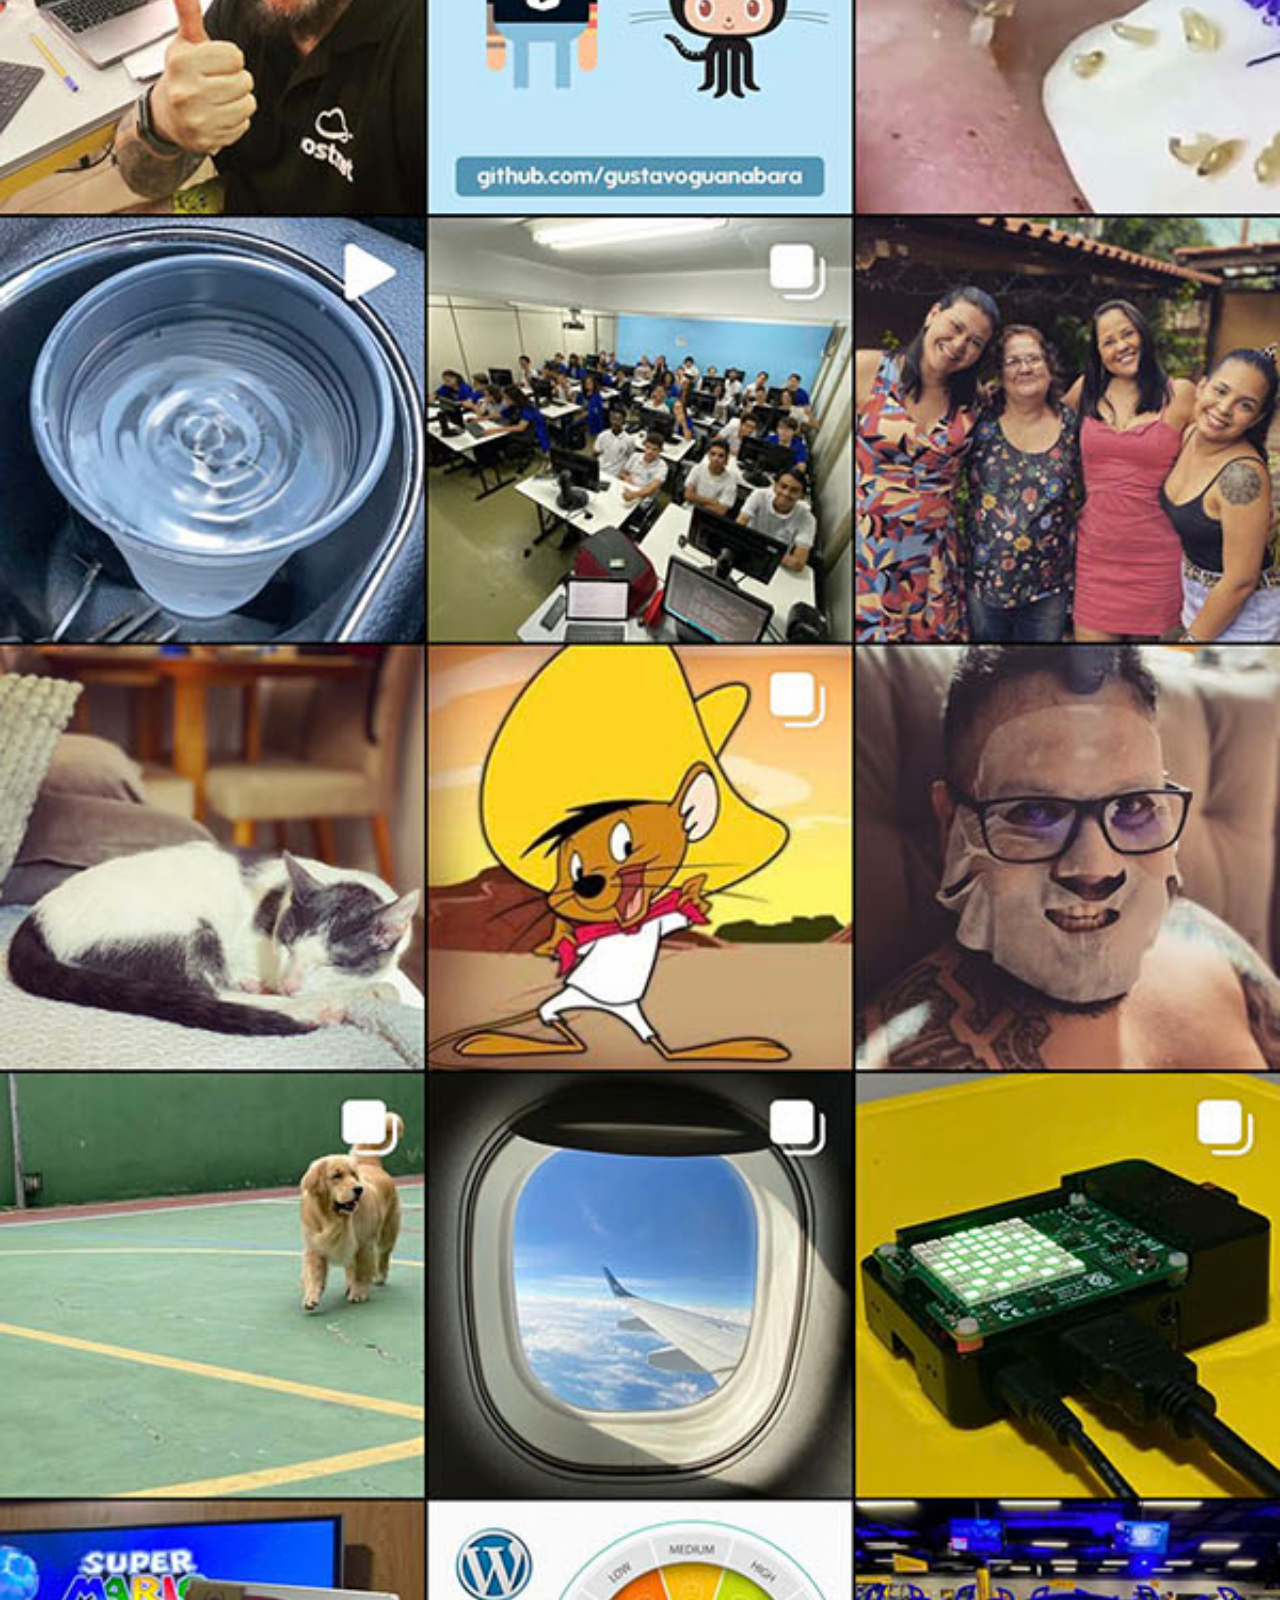
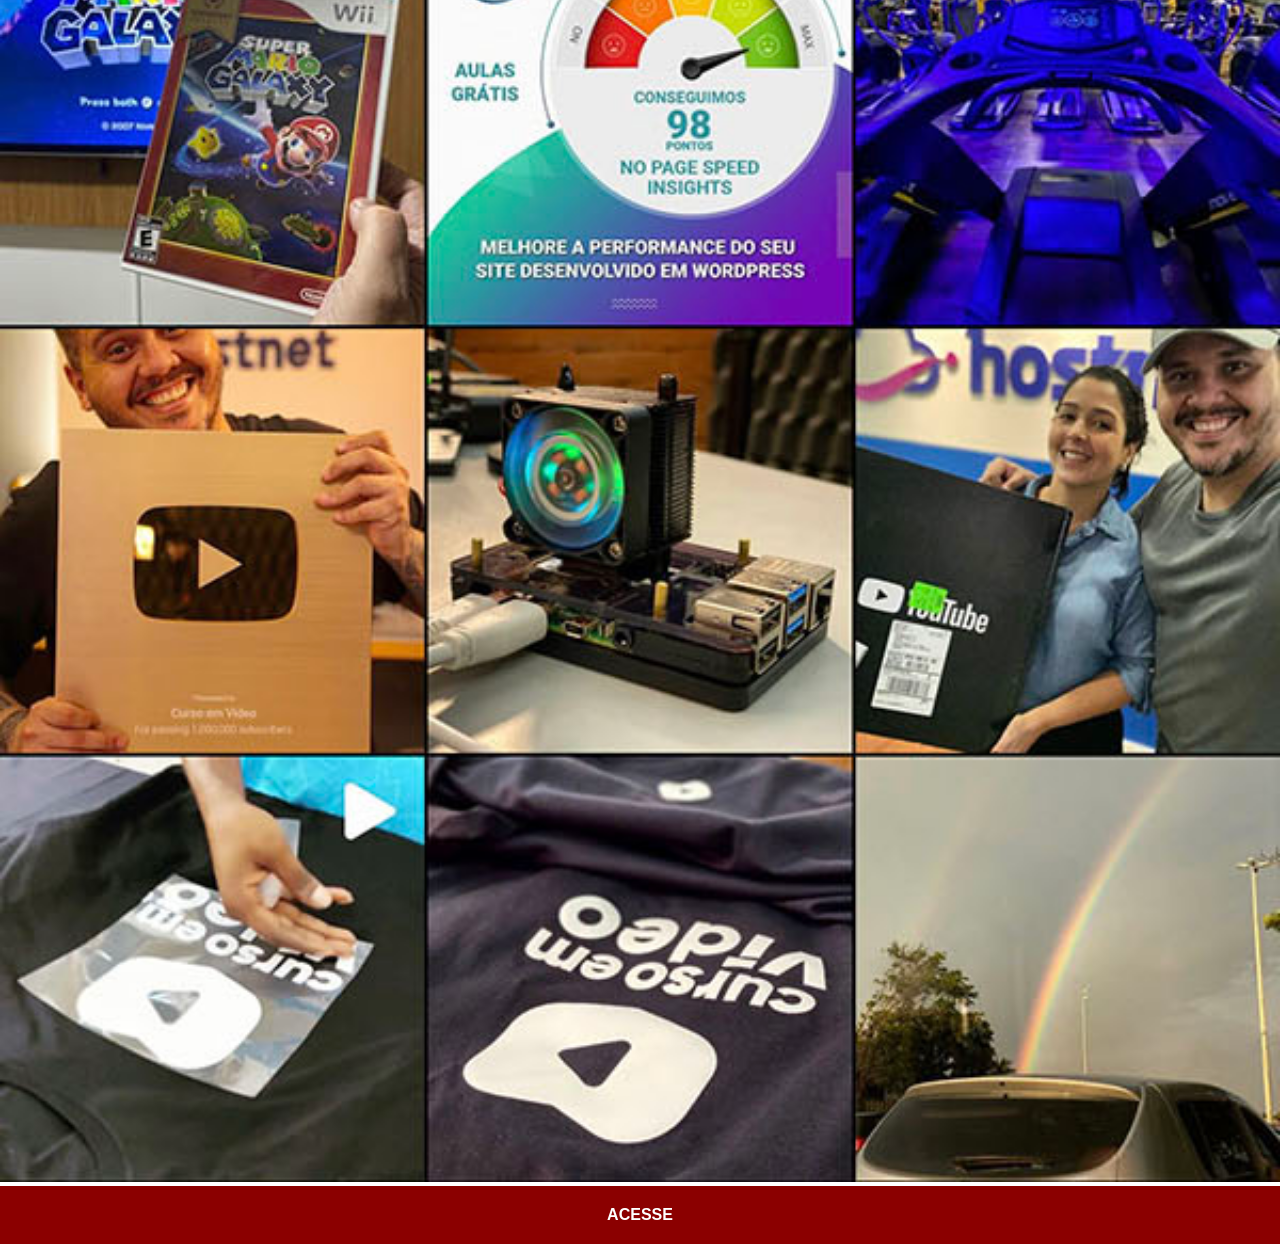
<file: instagram.html>
<!DOCTYPE html>
<html lang="pt-br">
<head>
    <meta charset="UTF-8">
    <meta name="viewport" content="width=device-width, initial-scale=1.0">
    <title>instagram</title>
    <link rel="stylesheet" href="estilos/social.css">
</head>
<body>
    <img src="imagens/tela-instagram.jpg" alt="instagram">
    <a href="https://www.instagram.com/gustavoguanabara" target="_blank">ACESSE</a>
</body>
</html>
</file>
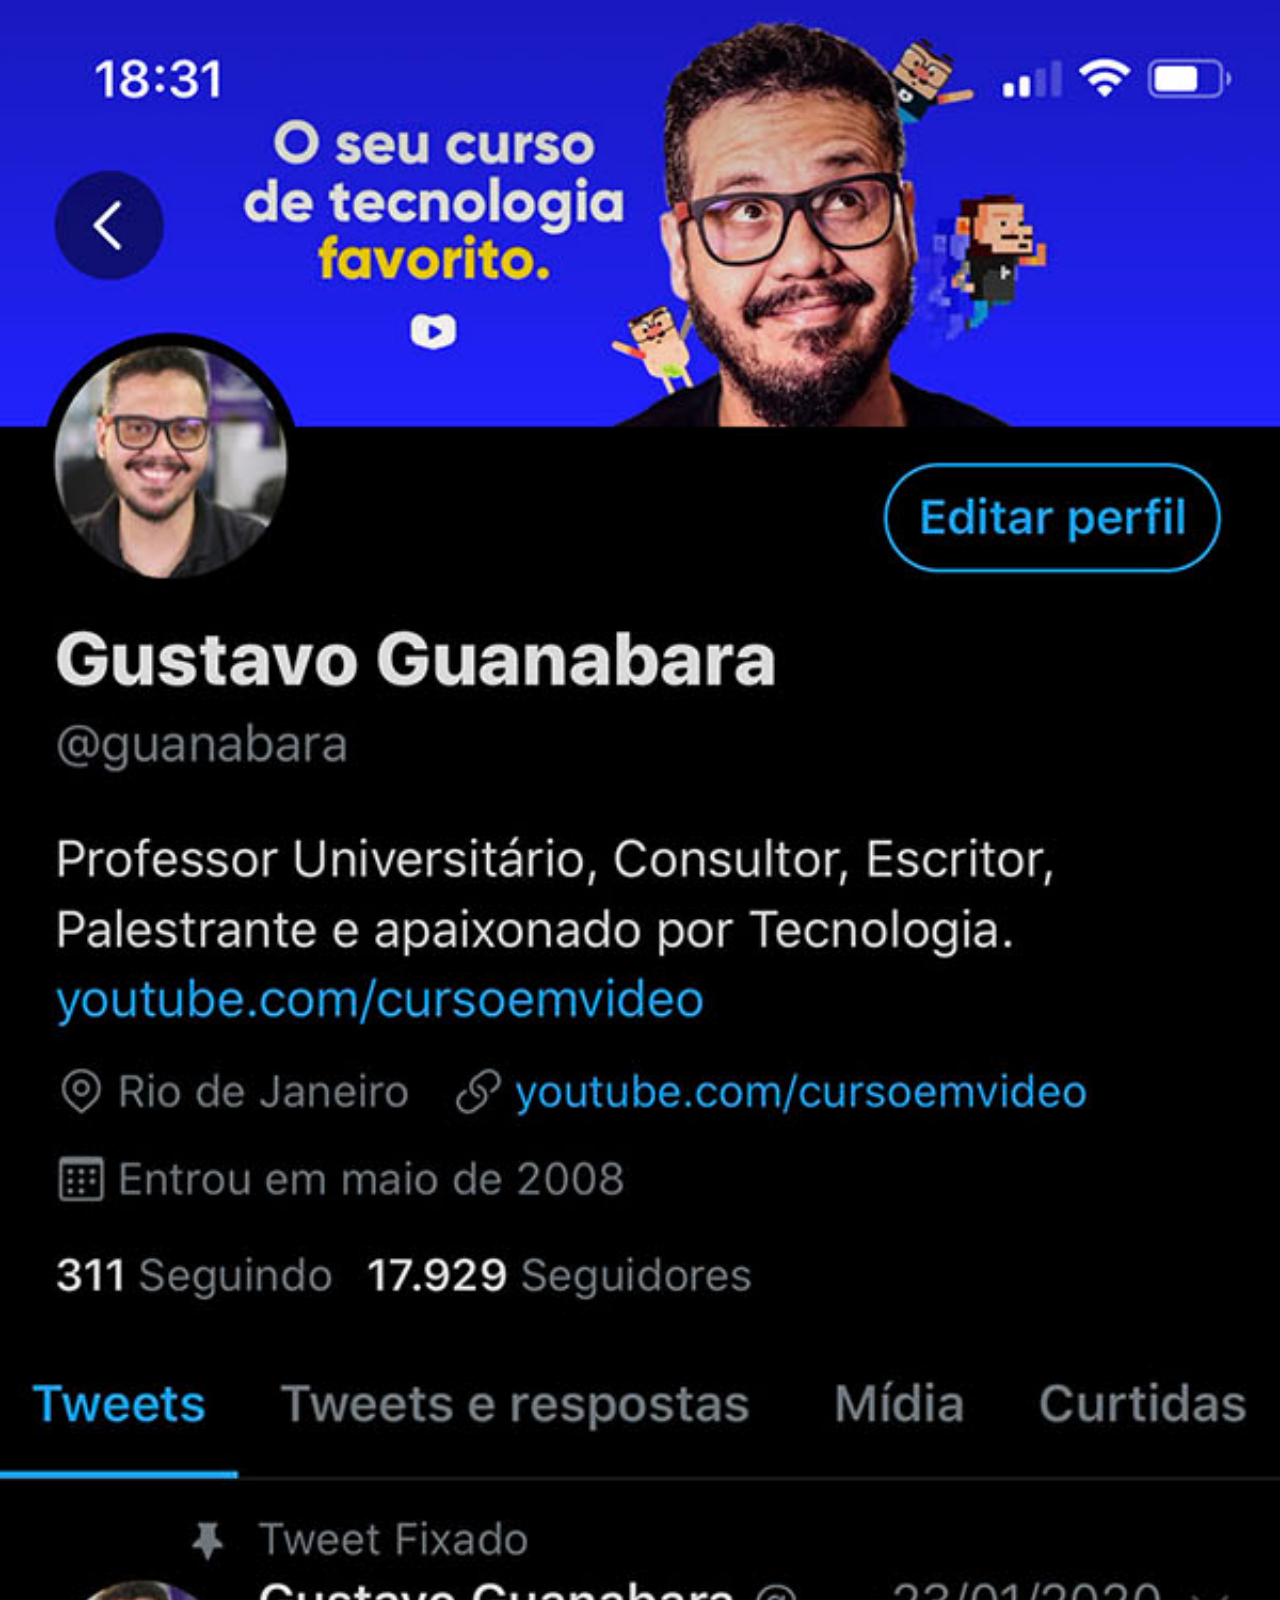
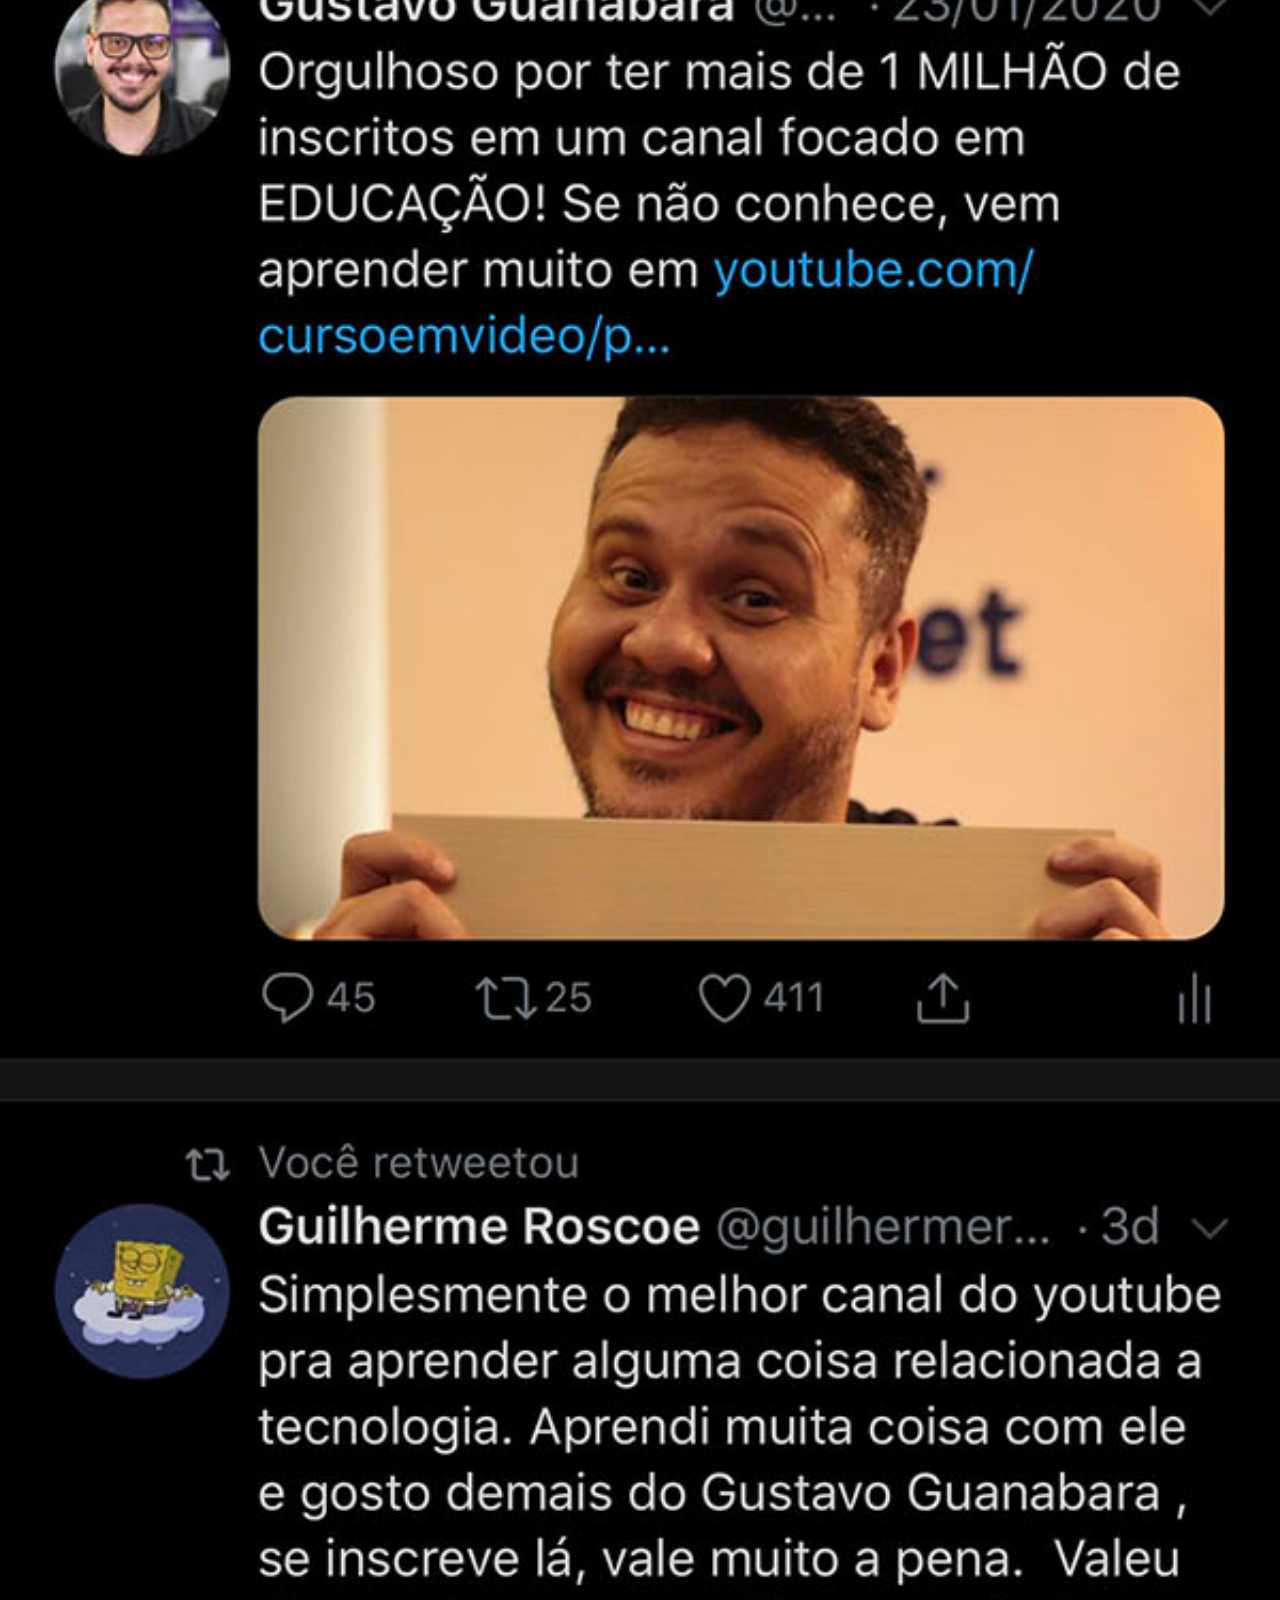
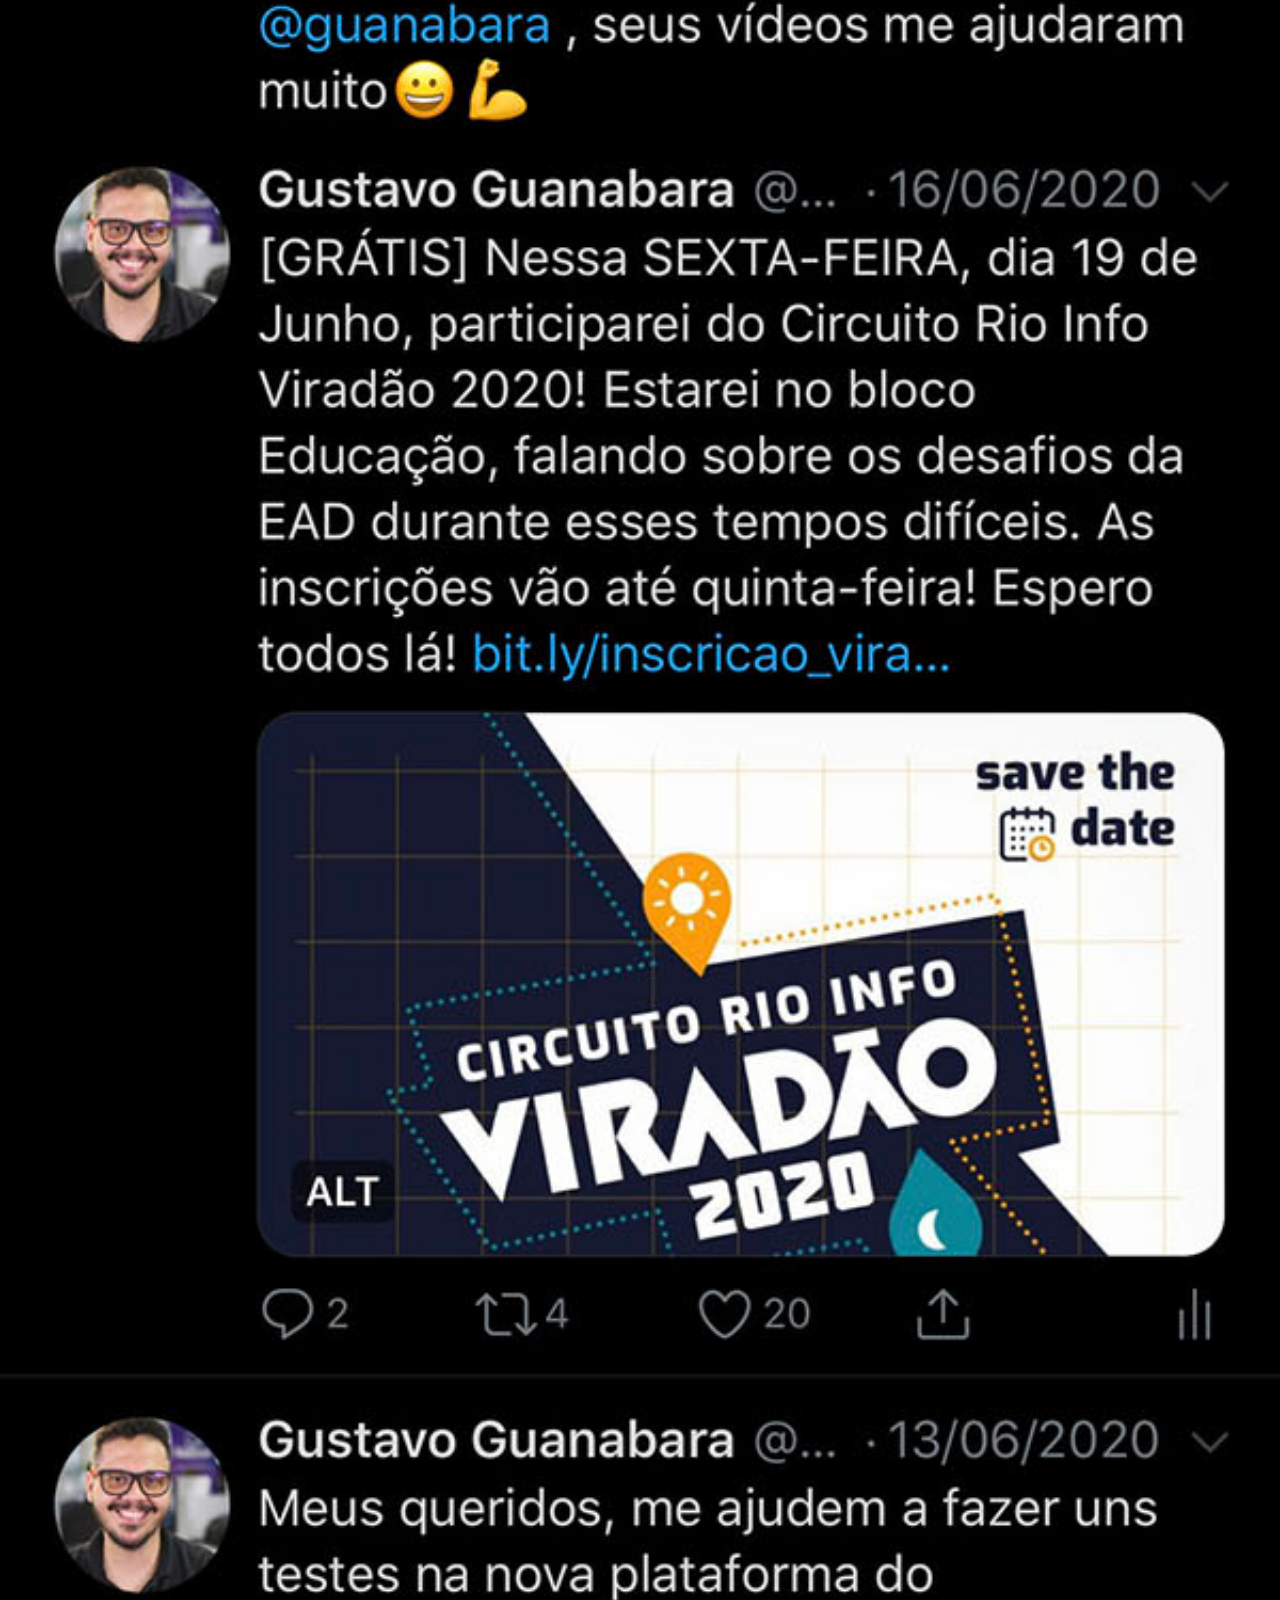
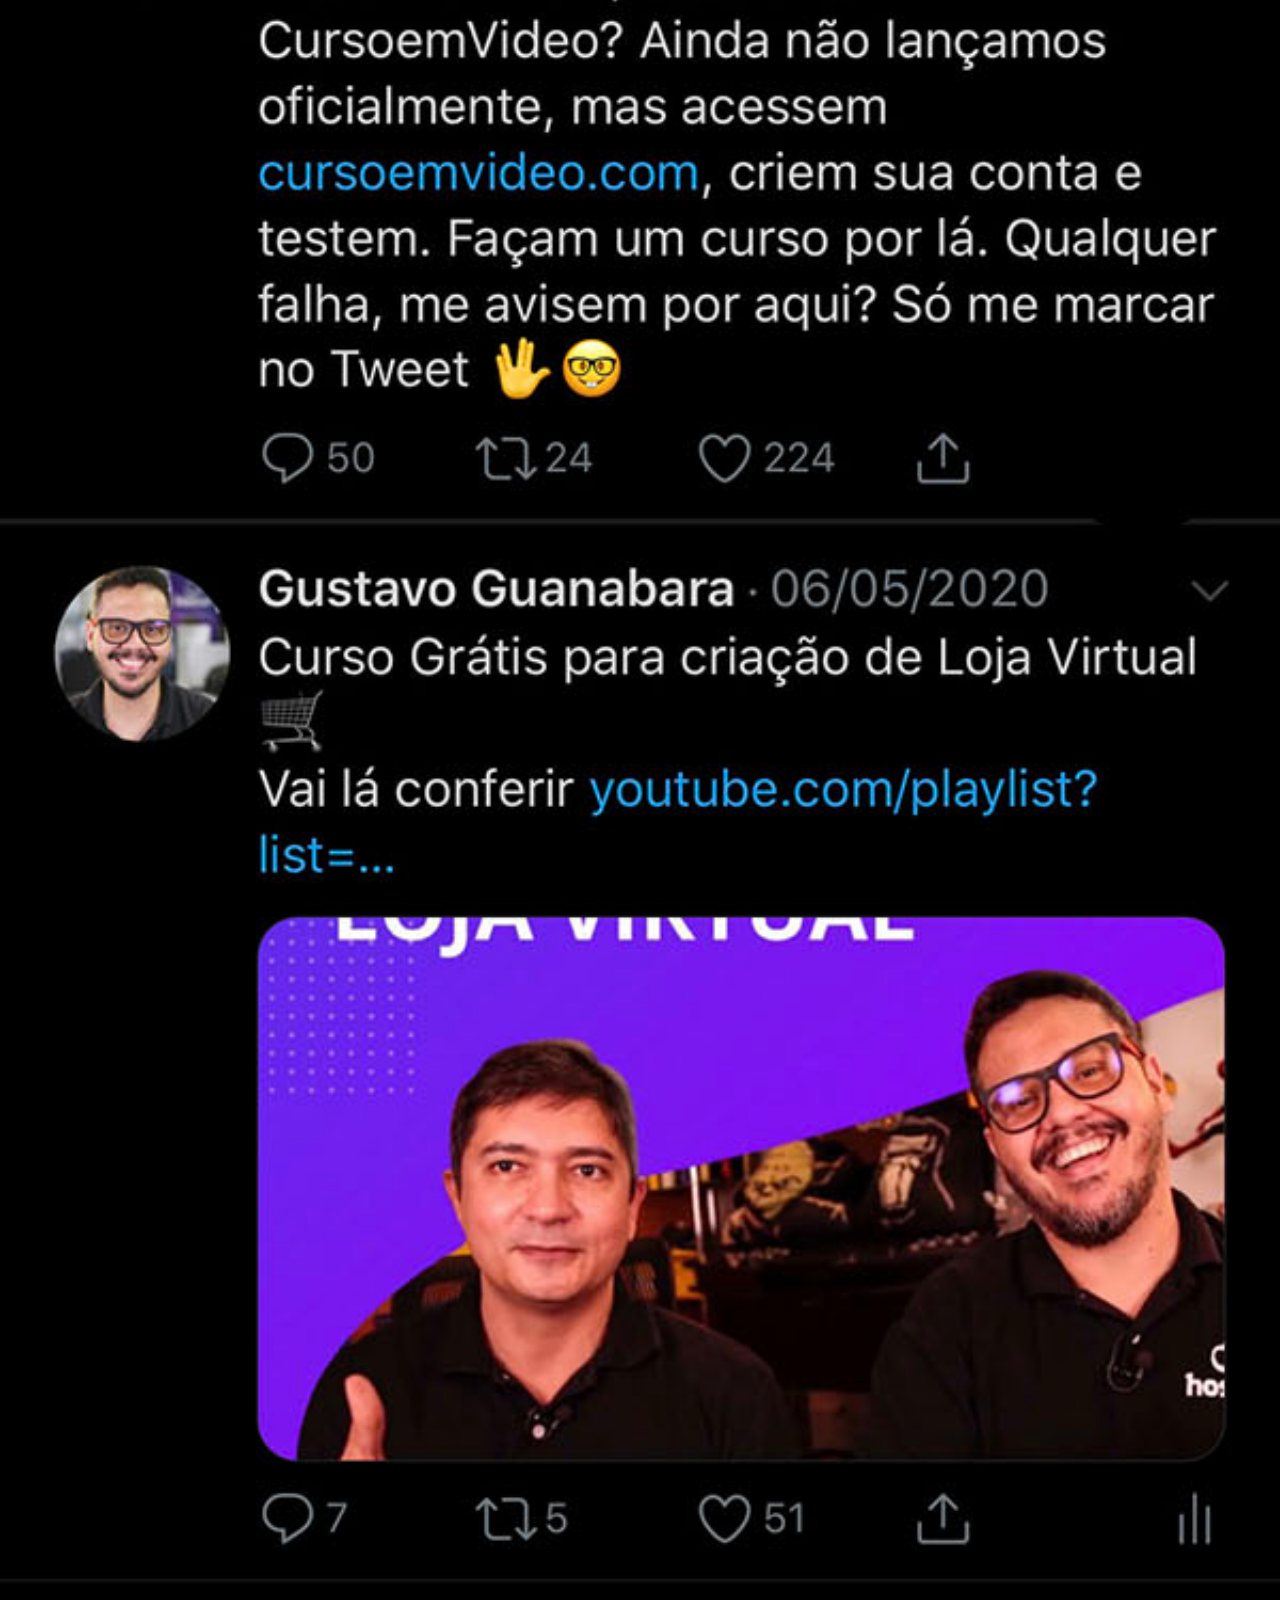
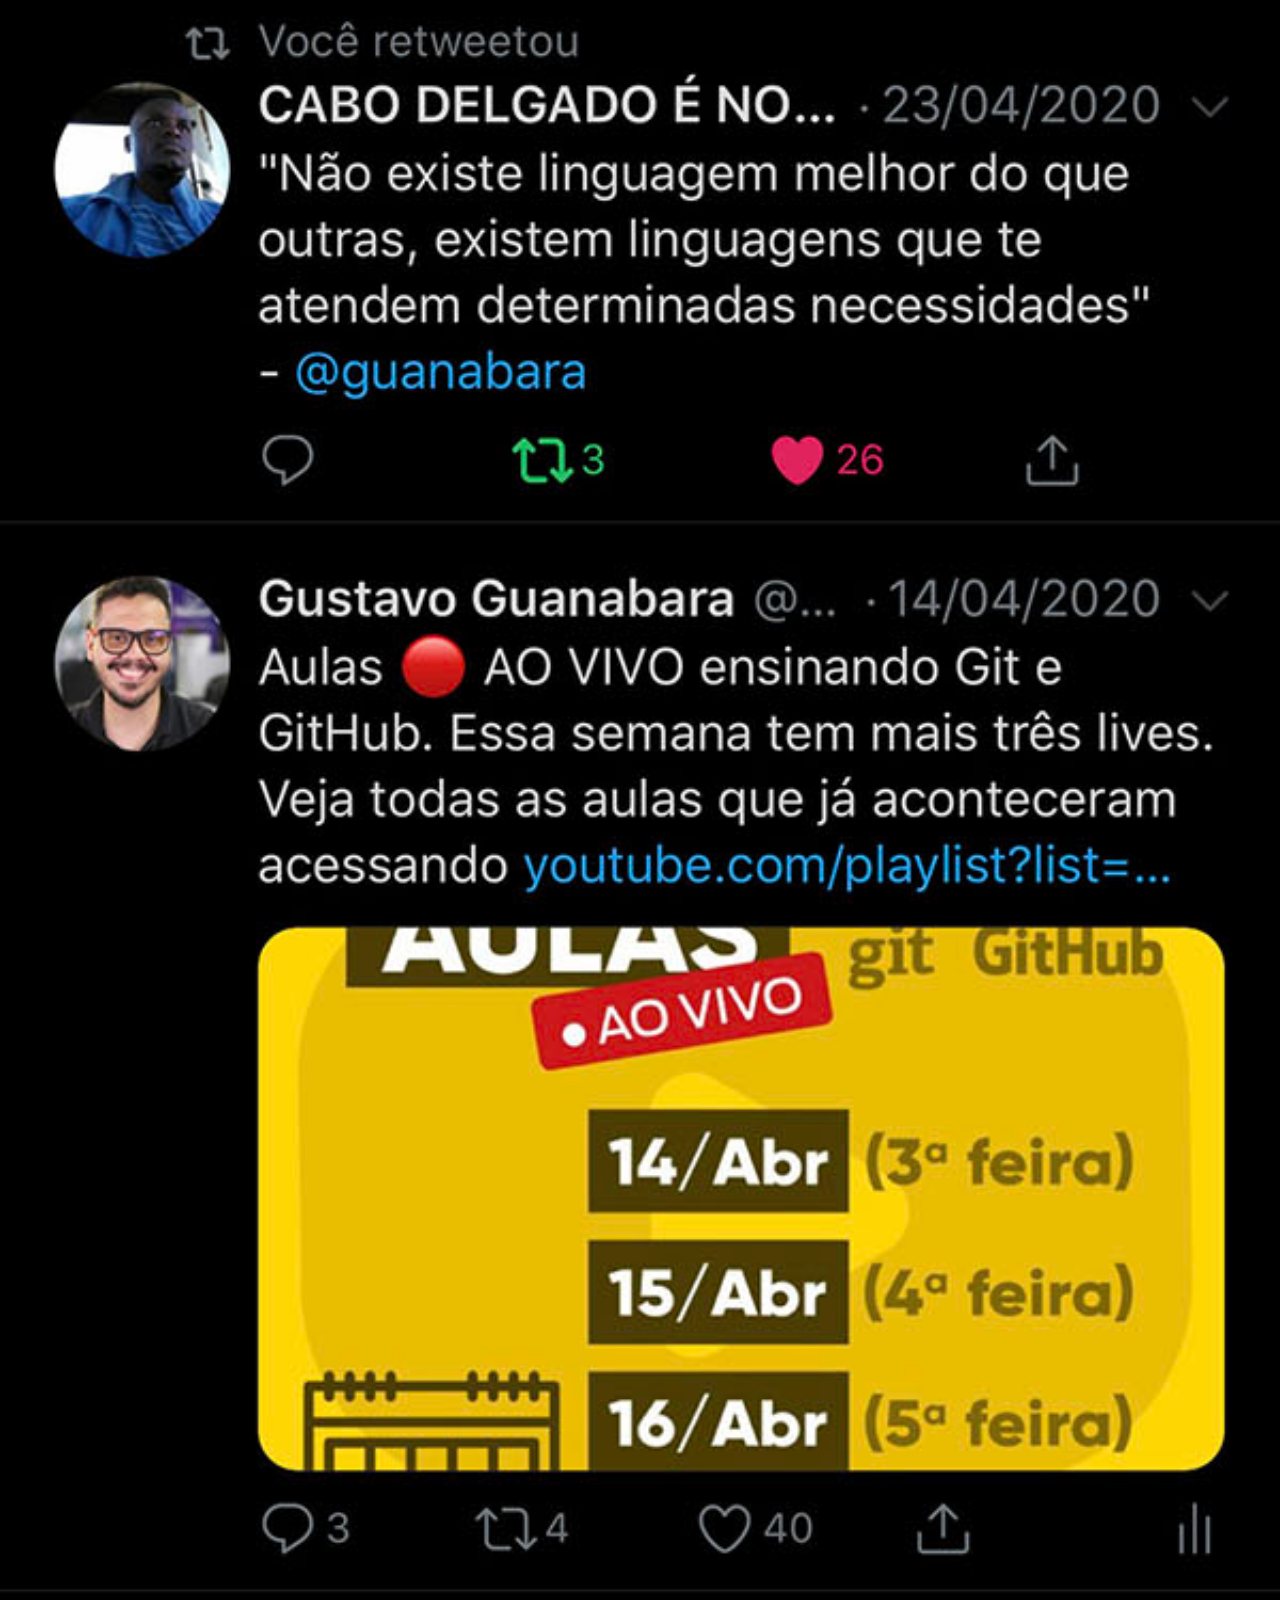
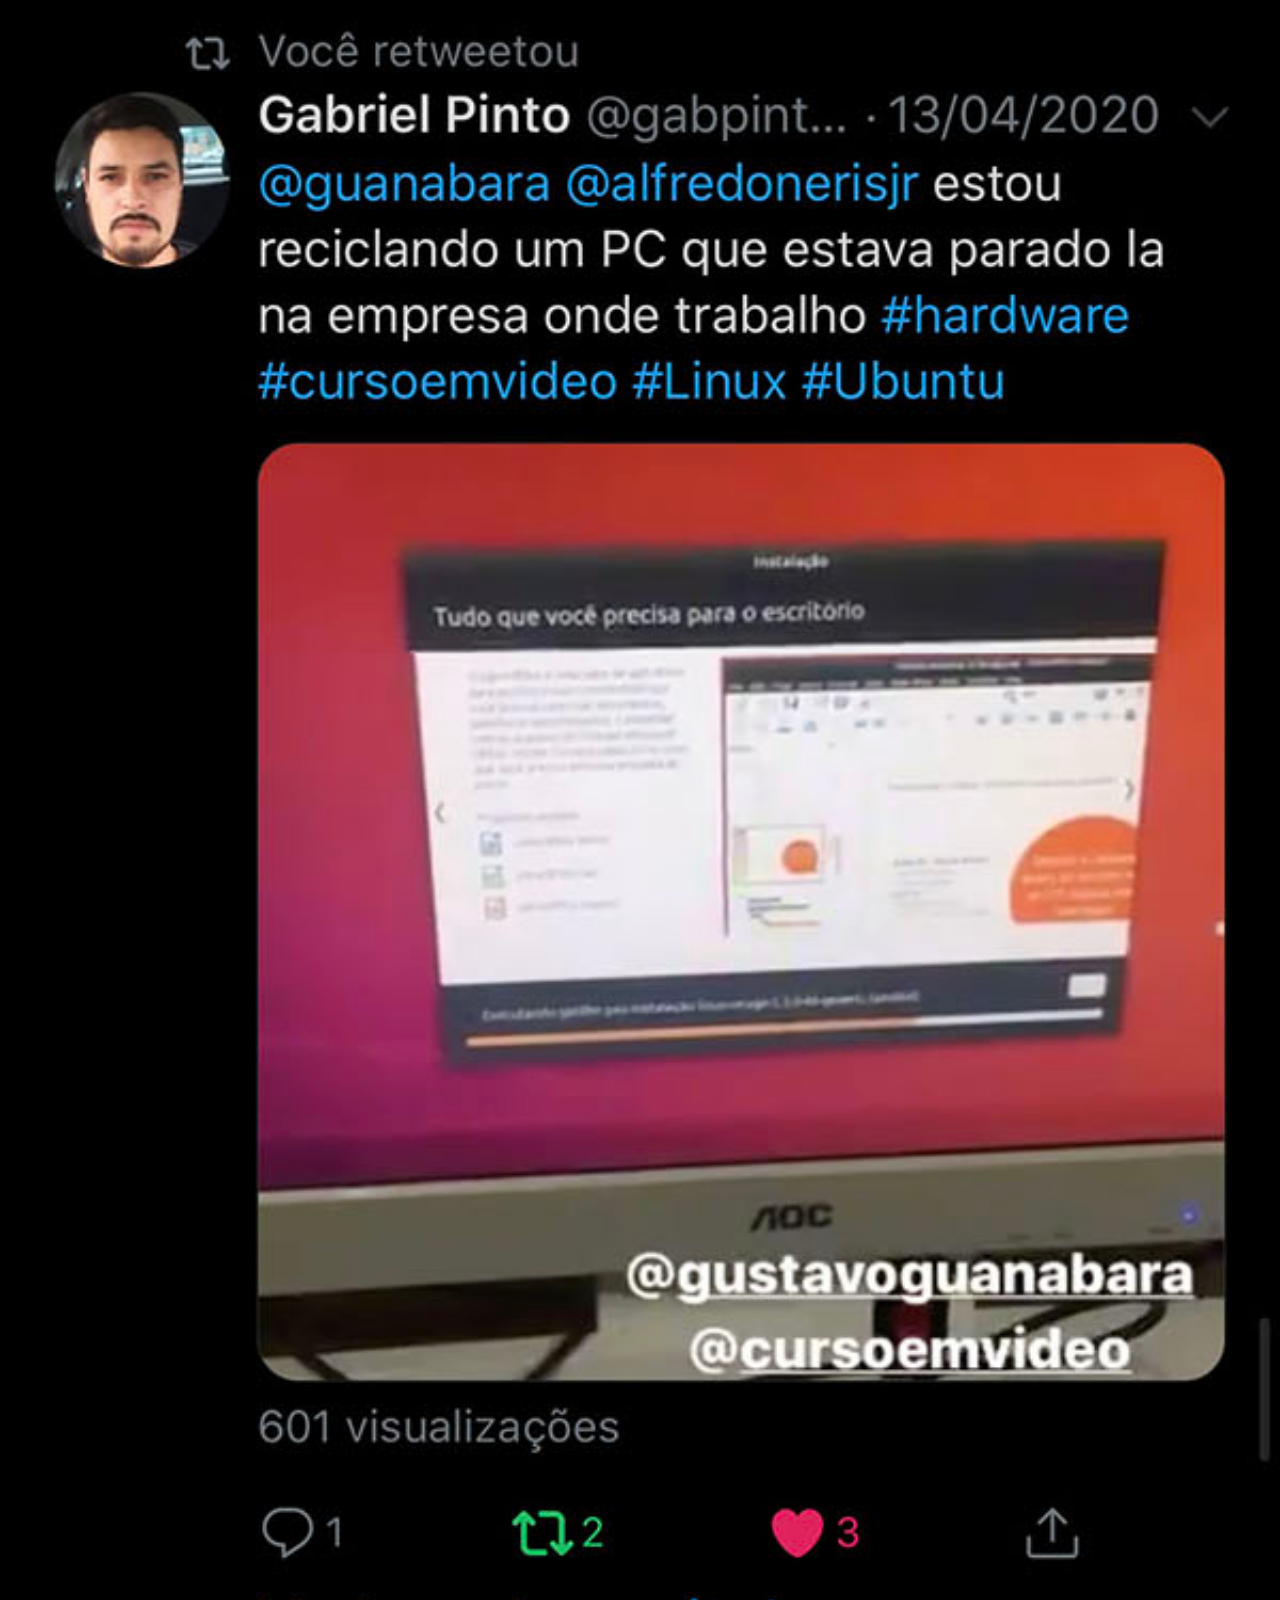
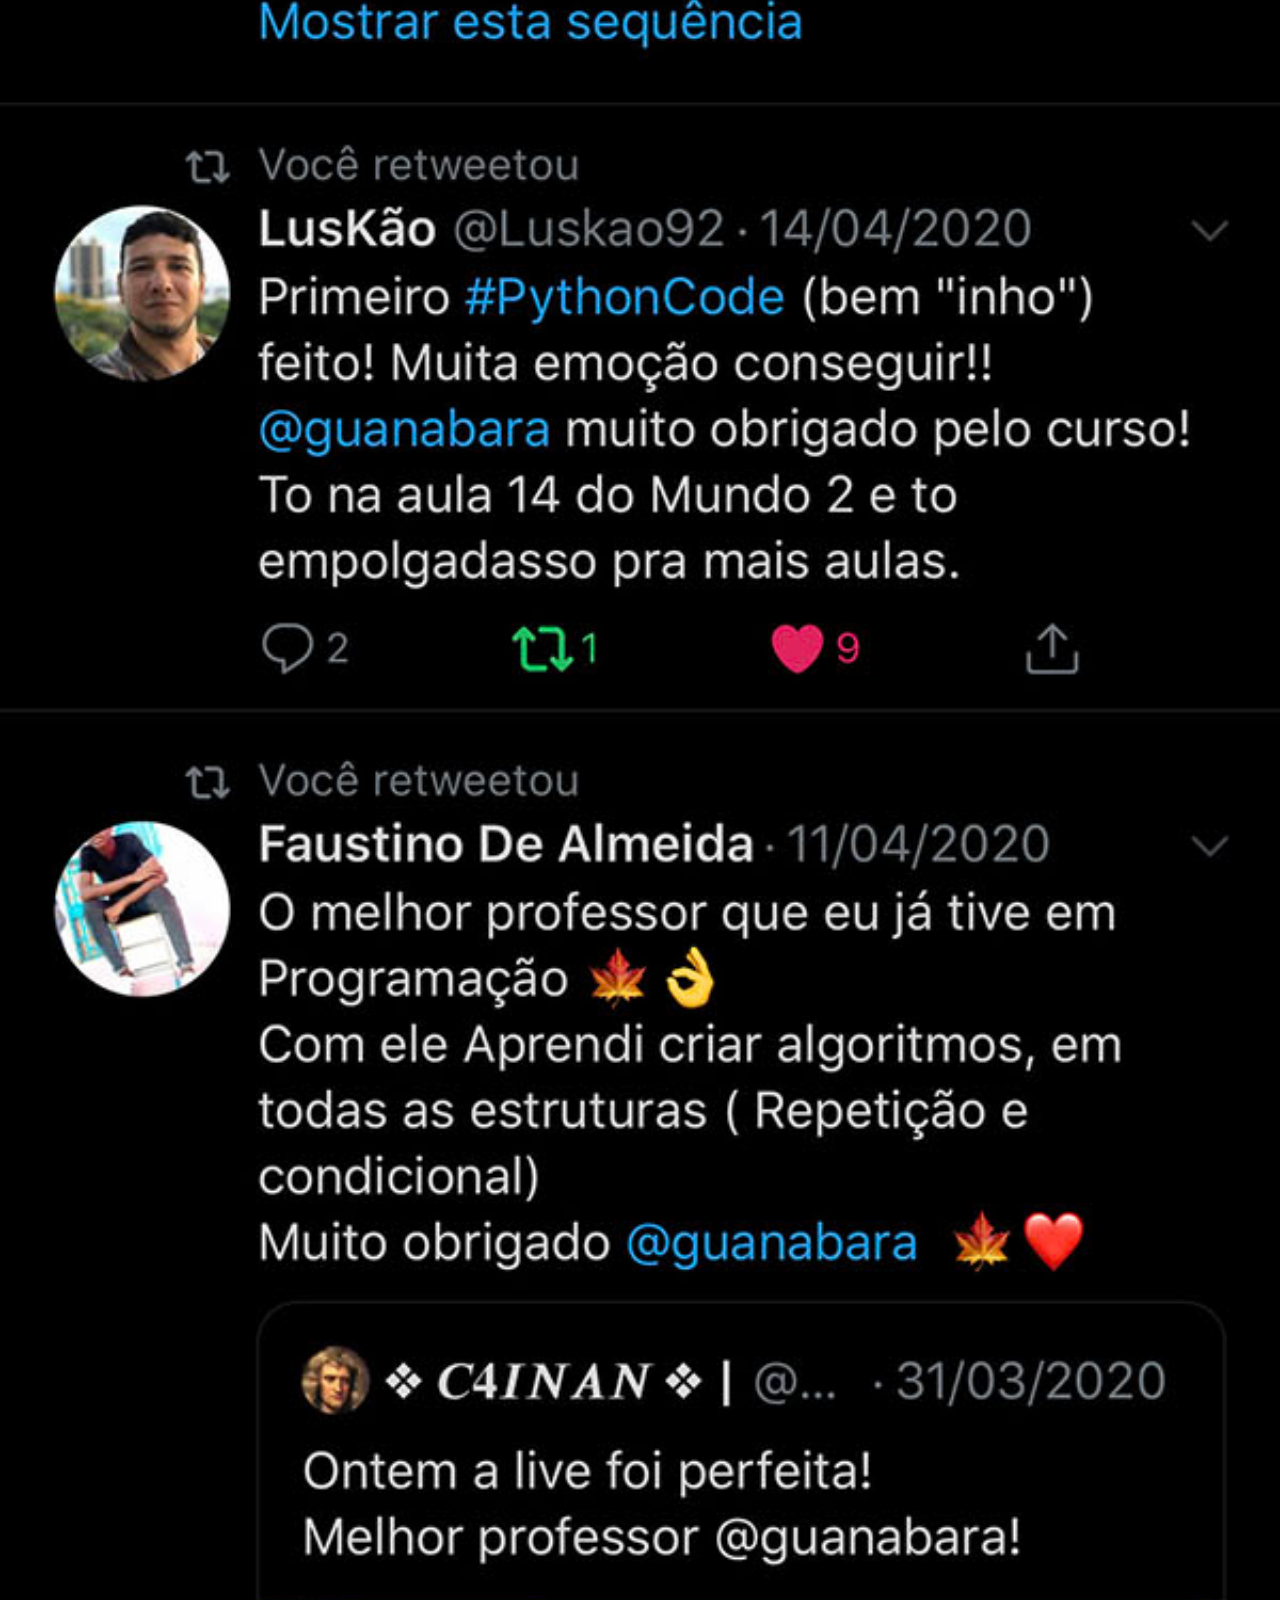
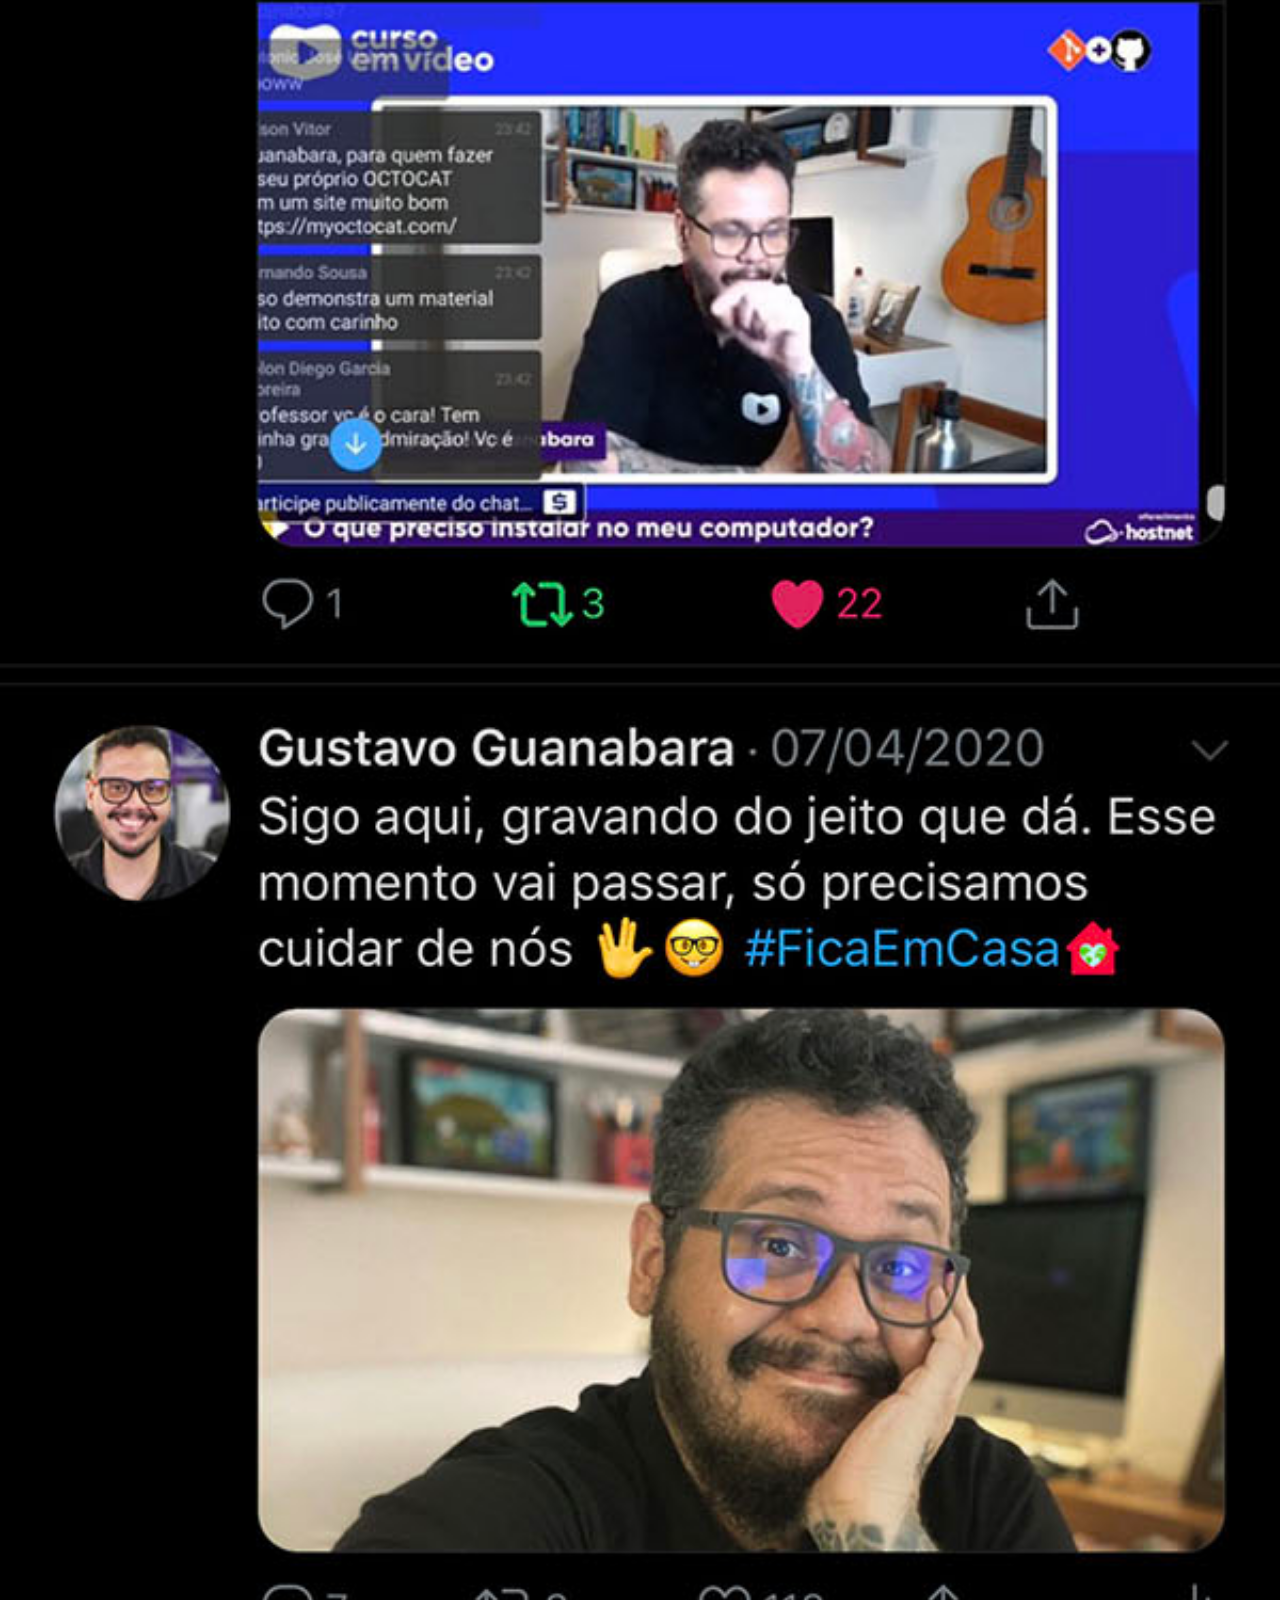
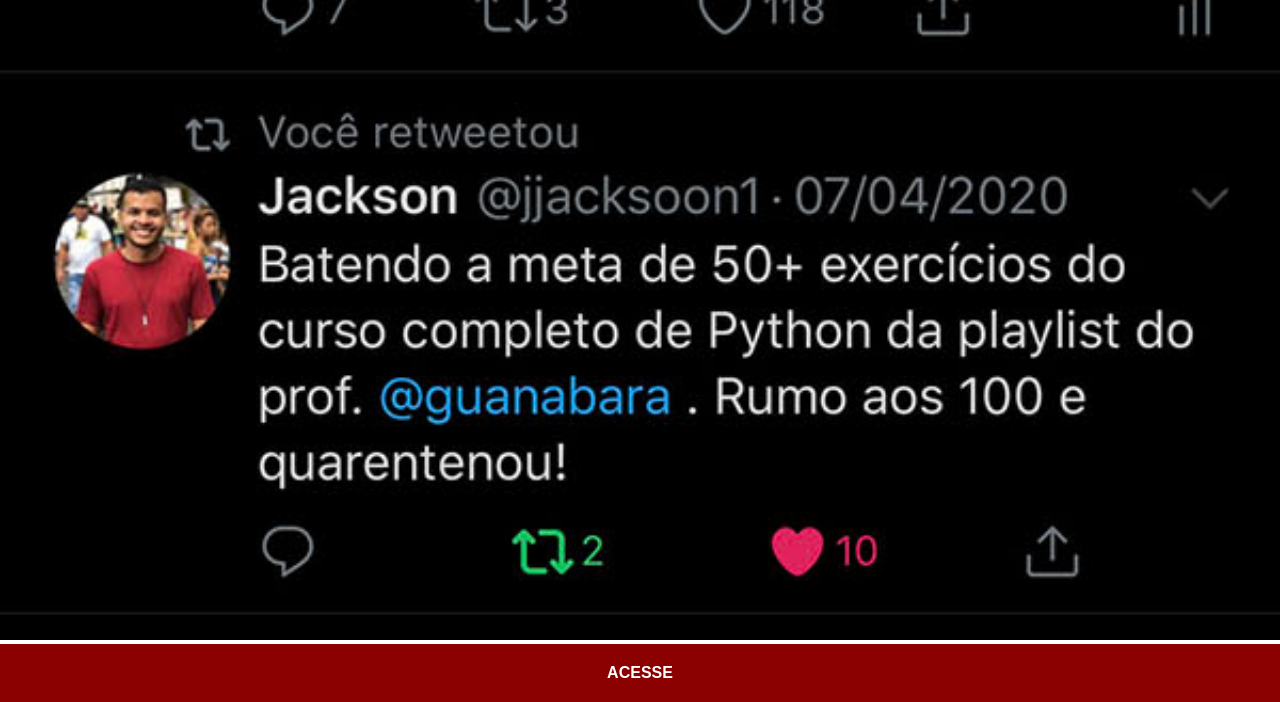
<file: twitter.html>
<!DOCTYPE html>
<html lang="pt-br">
<head>
    <meta charset="UTF-8">
    <meta name="viewport" content="width=device-width, initial-scale=1.0">
    <title>Twitter</title>
    <link rel="stylesheet" href="estilos/social.css">
</head>
<body>
    <img src="imagens/tela-twitter.jpg" alt="twitter">
    <a href="" target="_blank">ACESSE</a>
</body>
</html>
</file>
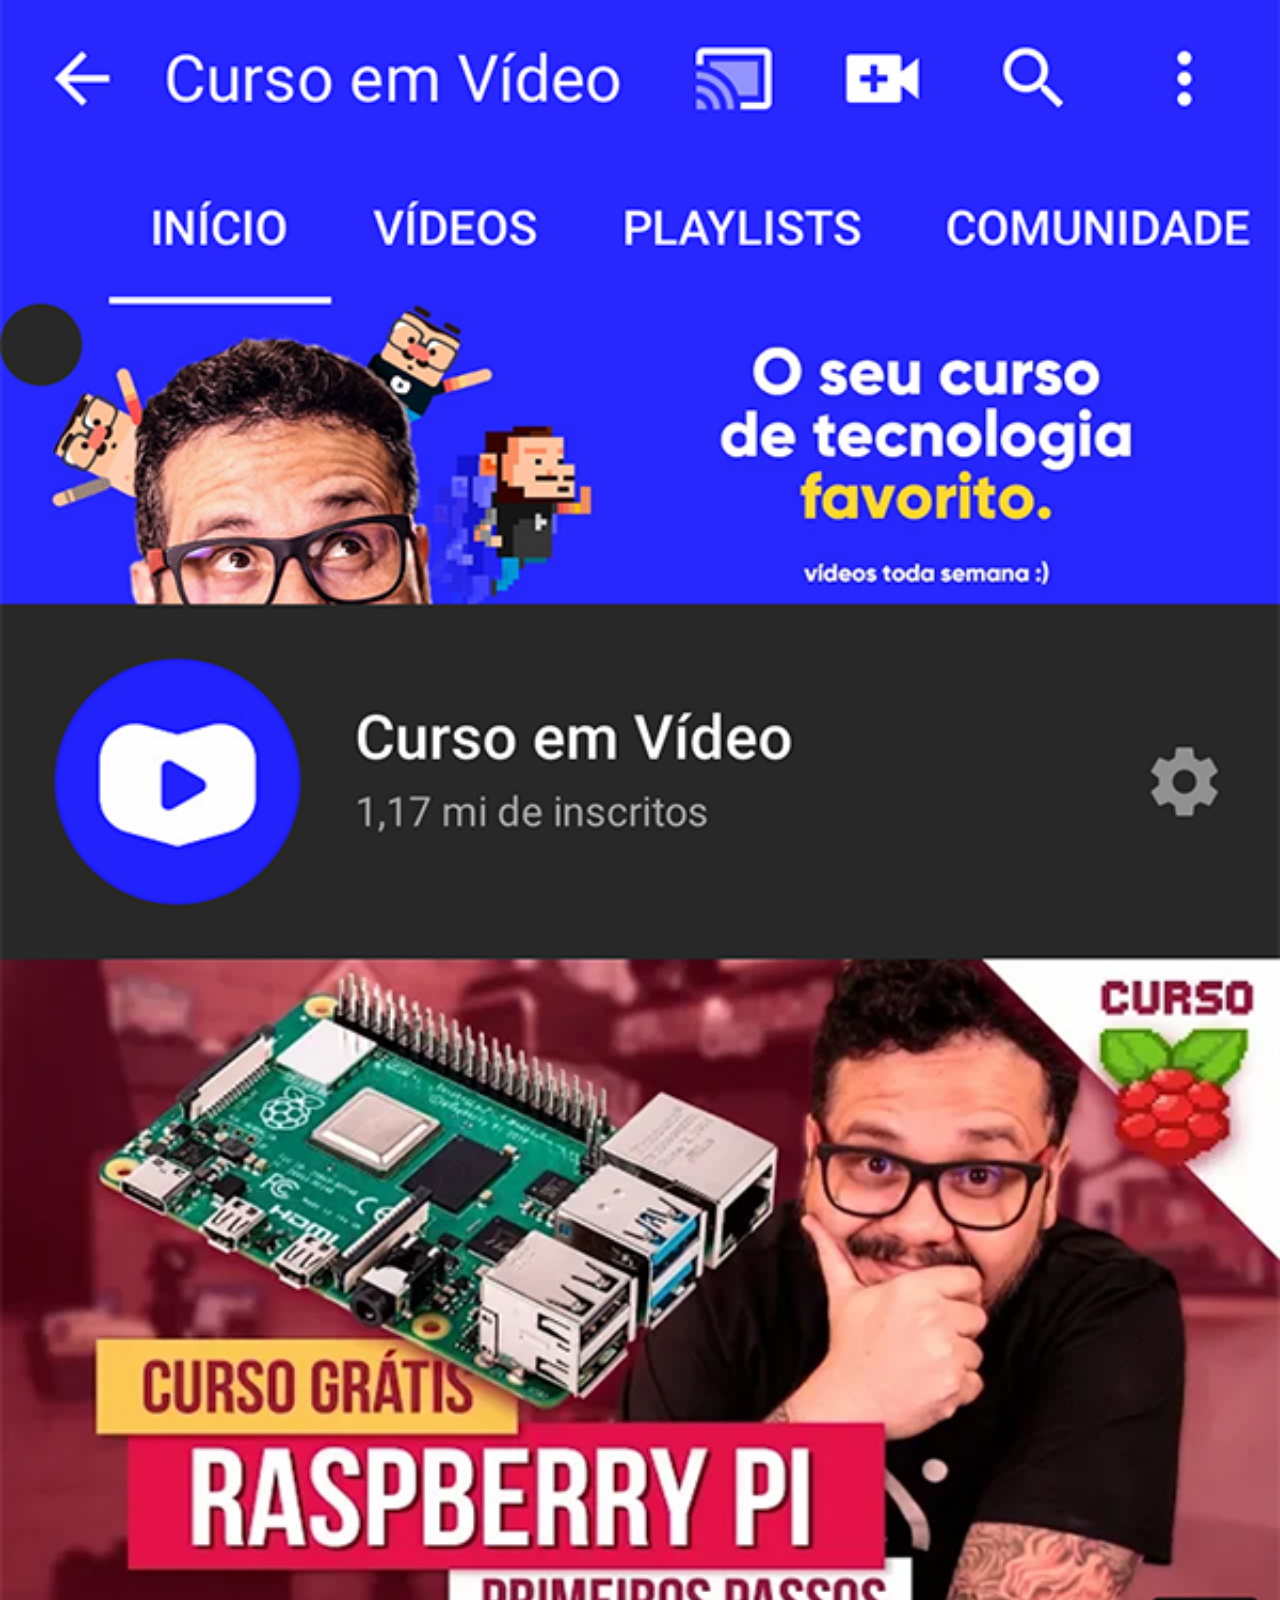
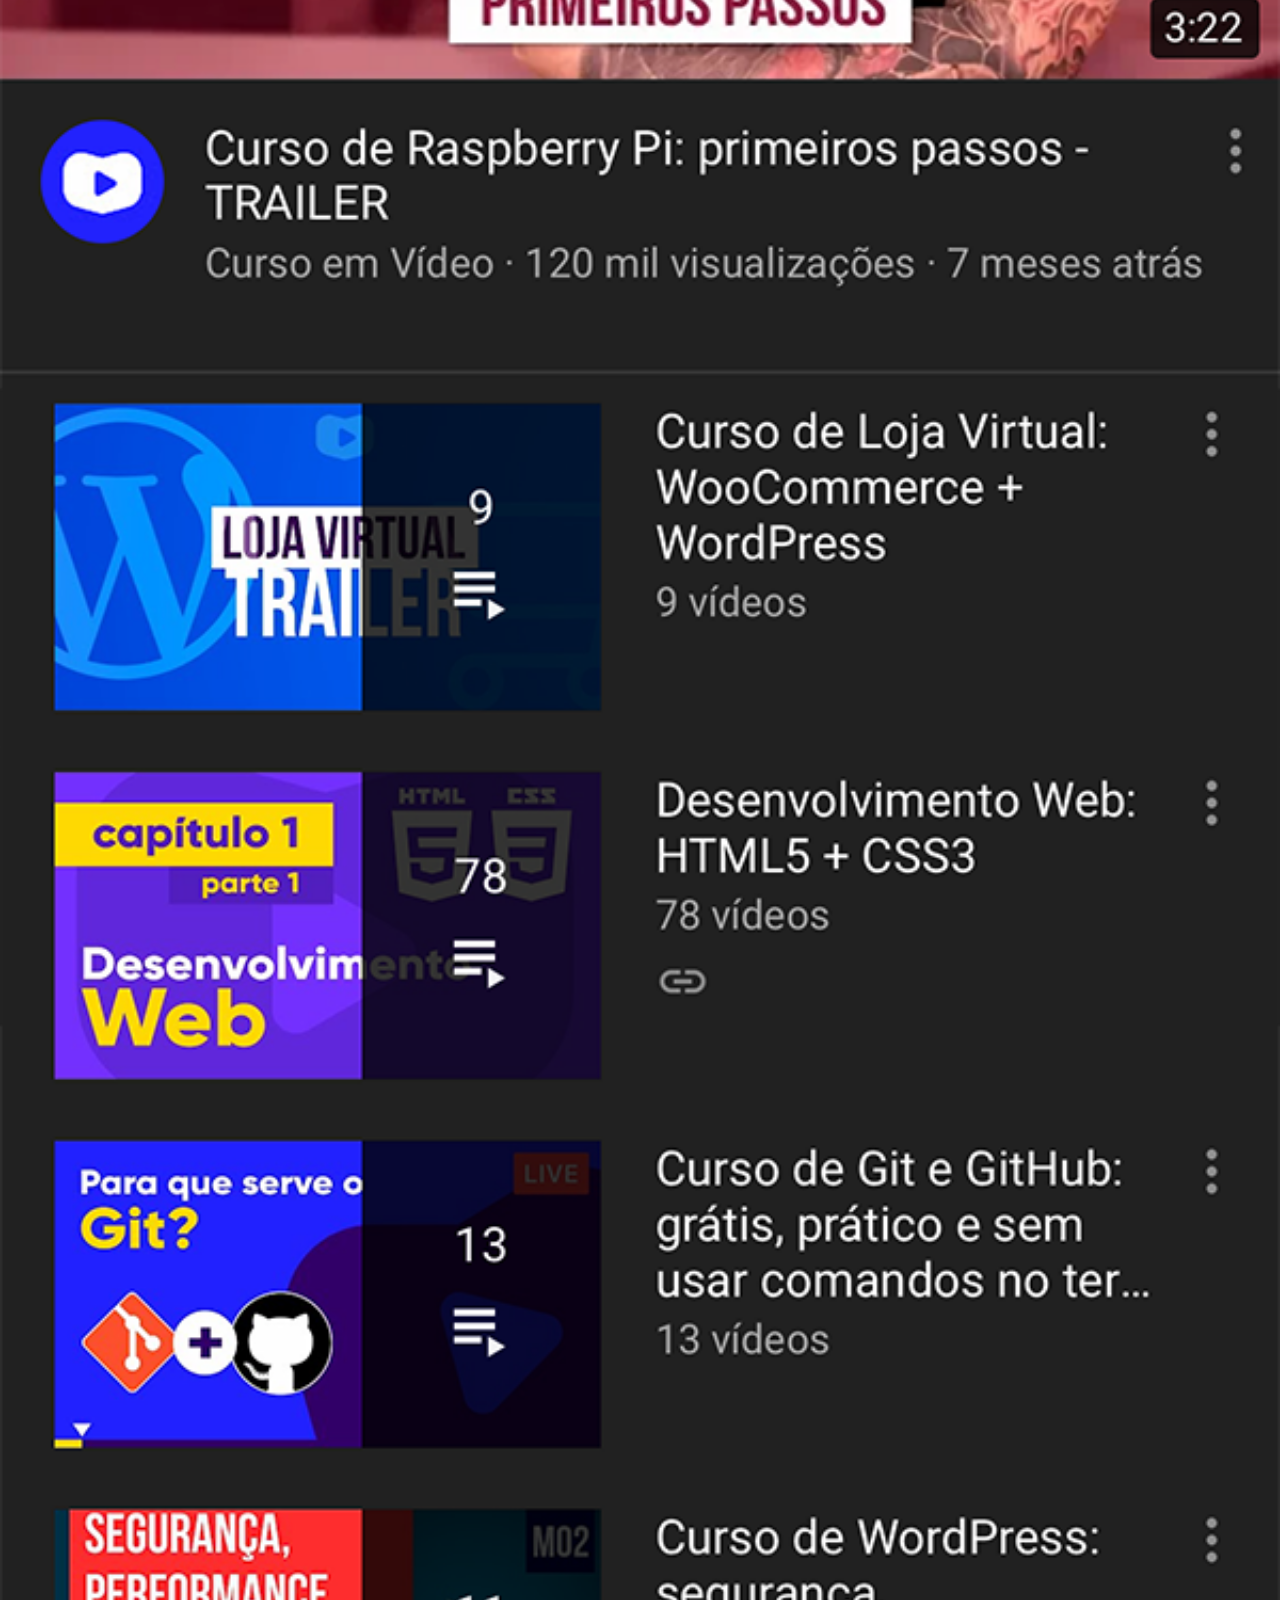
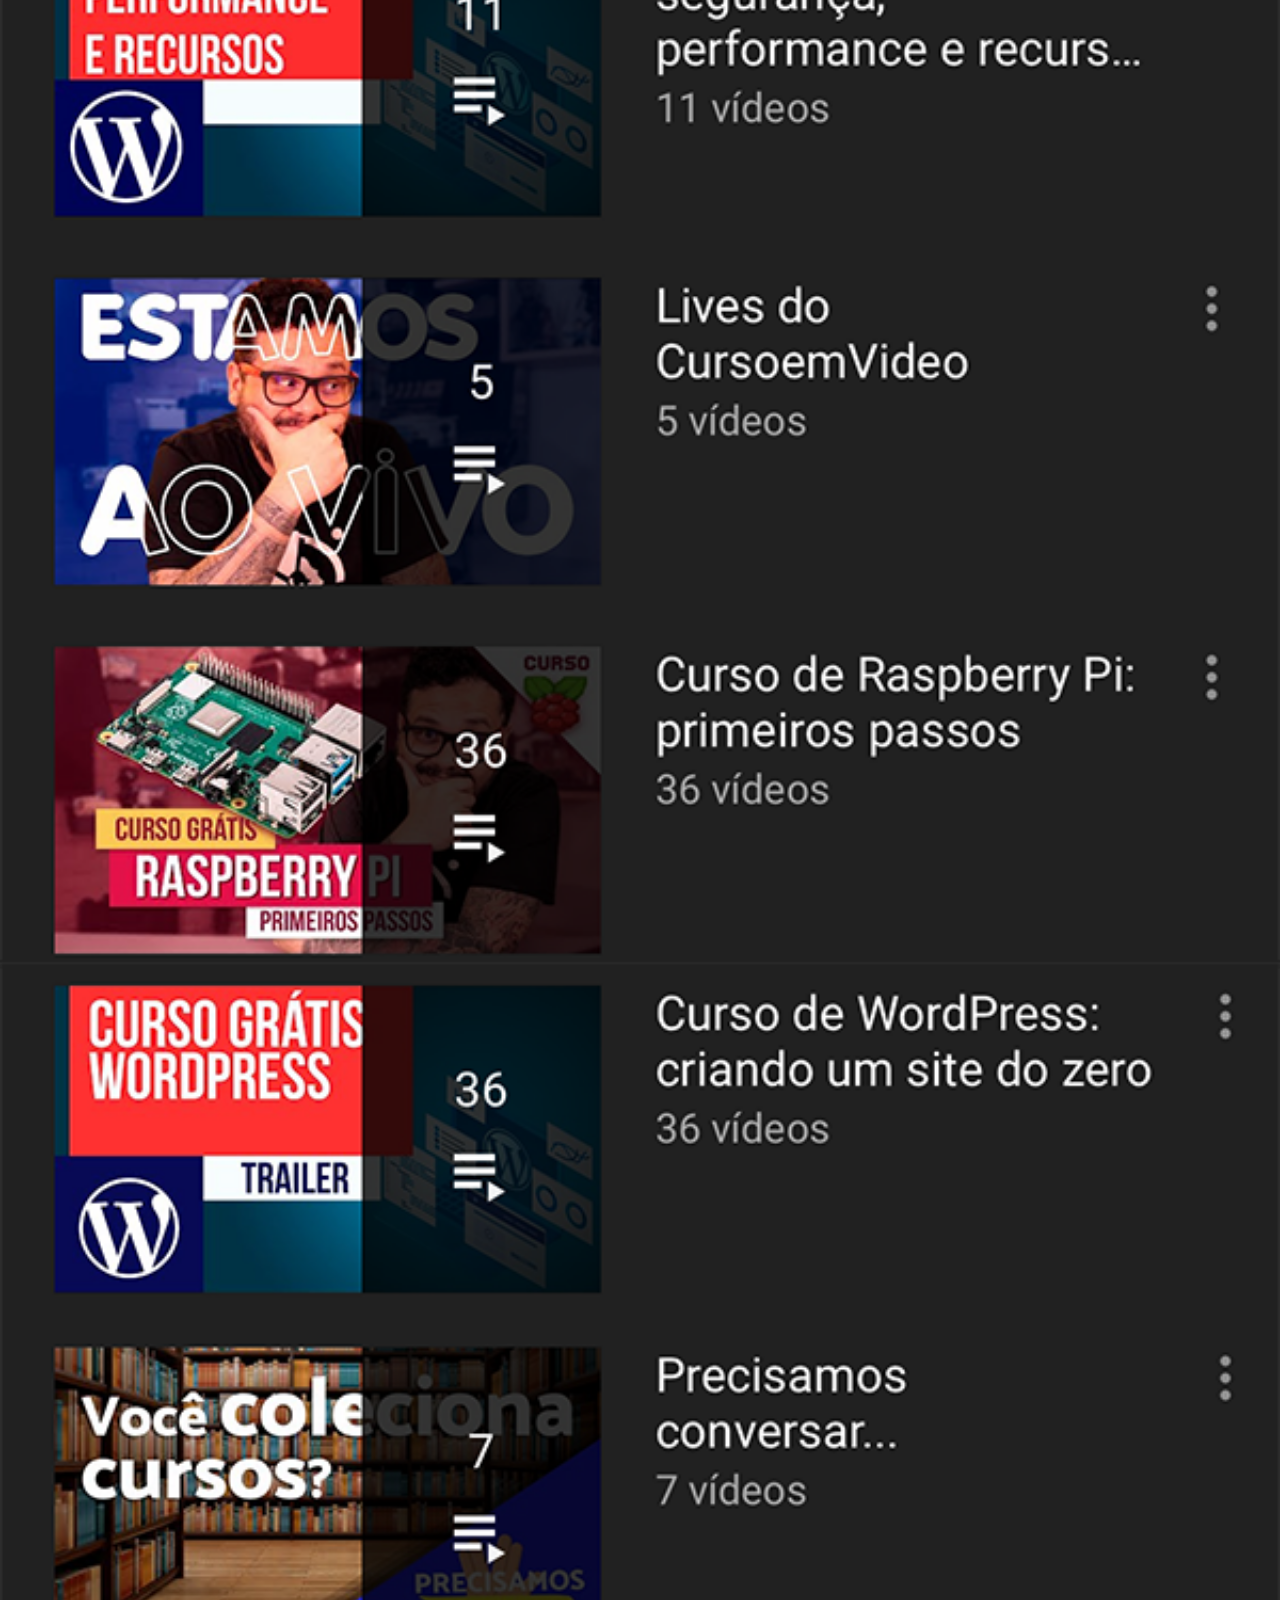
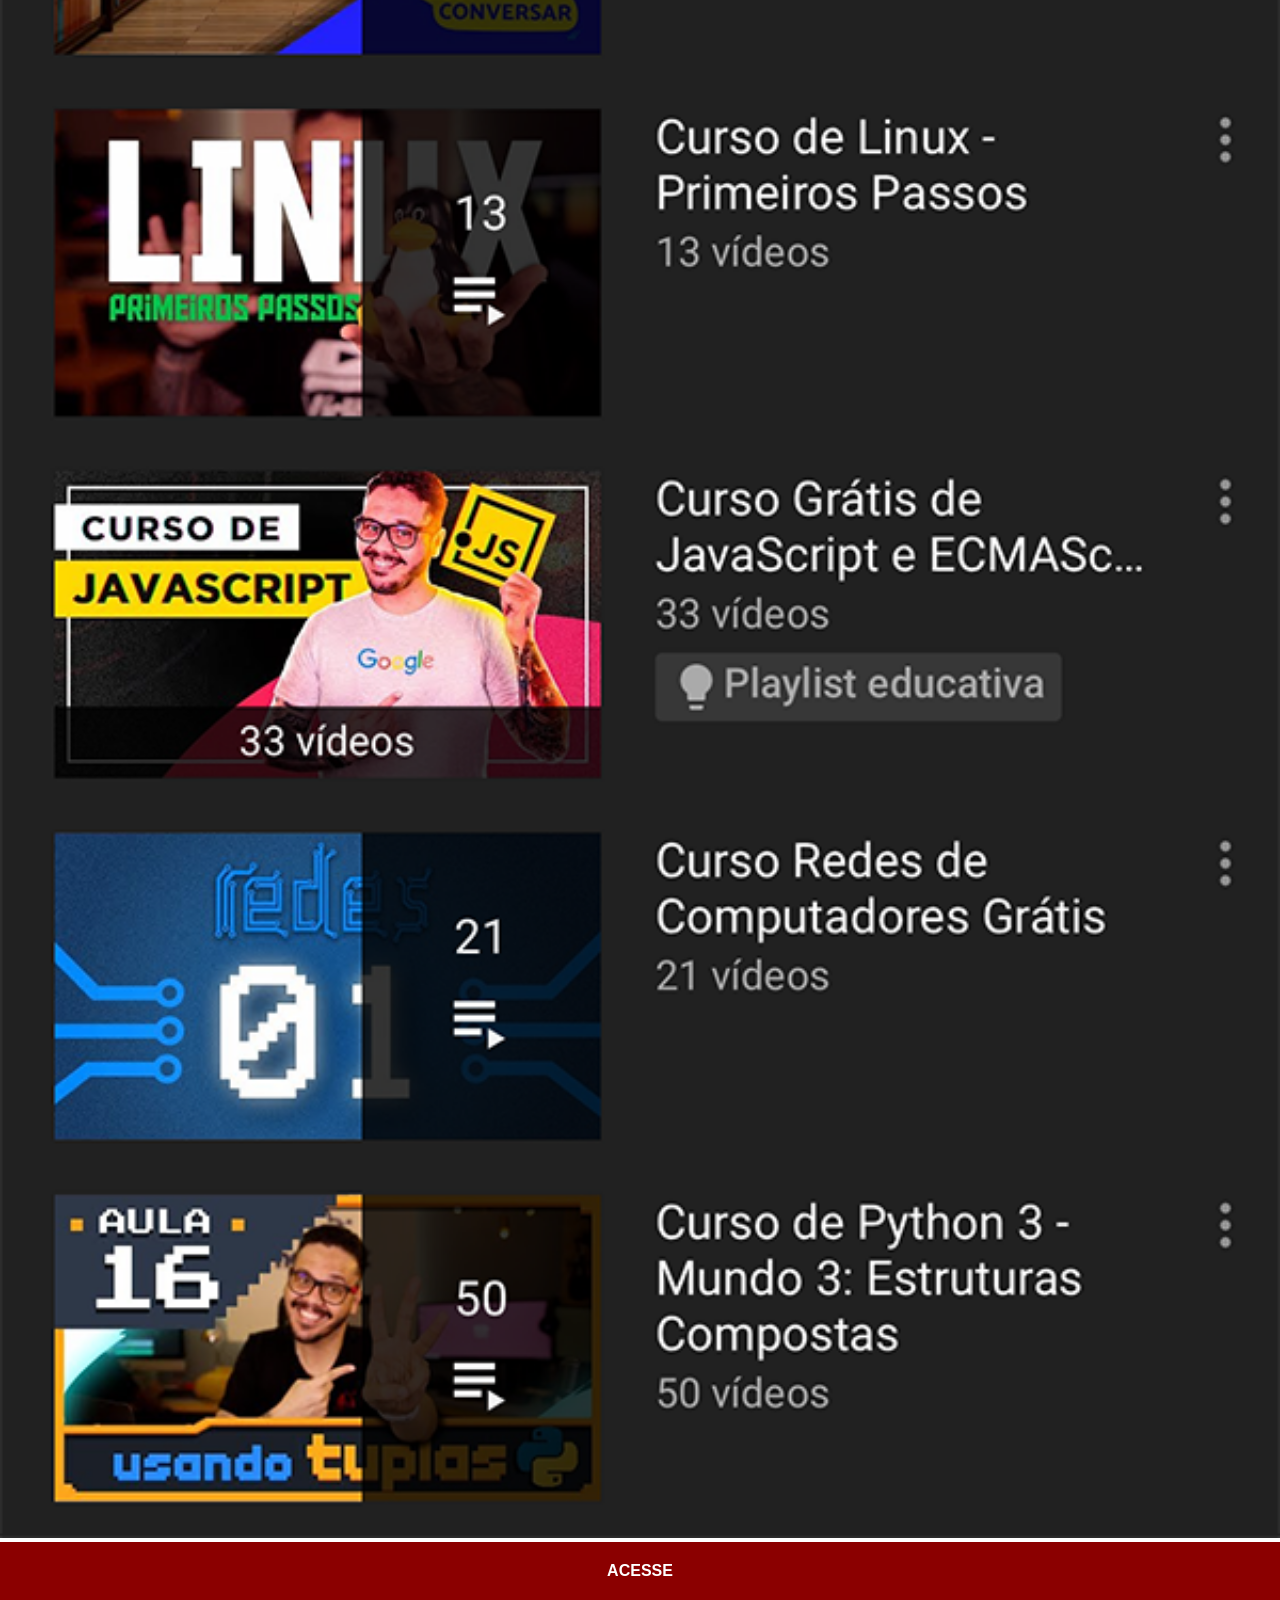
<file: youtube.html>
<!DOCTYPE html>
<html lang="pt-br">
<head>
    <meta charset="UTF-8">
    <meta name="viewport" content="width=device-width, initial-scale=1.0">
    <title>youtube</title>
    <link rel="stylesheet" href="estilos/social.css">
    

    
</head>
<body>
    <img src="imagens/tela-youtube.png" alt=""youtube>
    <a href="https://www.youtube.com/user/curoemvideo/playlist " target="_blank" >ACESSE</a>
</body>
</html>
</file>
<file: estilos/style.css>
@charset "UTF-8";
*{
    margin:0px ;
    padding:0px ;
    font-family: Arial, Helvetica, sans-serif;
}
html, body{
    height: 100vh;
    width: 100vw;
    background-color: black;
}
body{
    background: url('../imagens/fundo-madeira.jpg')no-repeat top center;
    background-size: cover;
    background-attachment:fixed ;
}
main{
    position: relative;
    height: 100vh;
    
}
section#telefone{
    position: absolute;
    top: 50%;
    left: 50%;
    transform: translate(-50%, -50%);/*centralizar a section*/


    height: 627px;
    width: 311px;
    background: url('../imagens/frame-iphone.png')no-repeat;
    
}
iframe#tela{
    position: relative;
    top: 80px;
    left: 22px;
    width: 267px;
    height: 471px;
}
section#redes-sociais{
    text-align: right;
}
section#redes-sociais img{
    width: 50px;
    margin: 10px;
    border-radius: 50%;
    box-shadow: 2px 2px 5px rgba(0, 0, 0, 0.400);
    box-sizing: border-box;
   

}
section#redes-sociais img:hover{
    border: 2px solid rgba(255, 255, 255, 0.637);
    transform: translate(-10px, -3px);
    box-shadow: 5px 5px 10px rgba(0, 0, 0, 0.623);
    transition:transform .5s, border 1s;
    
}
</file>
<file: estilos/social.css>
@charset "UTF-8";
*{
    margin: 0px;
    padding: 0px;
    font-family: Arial, Helvetica, sans-serif;
}
::-webkit-scrollbar{ /*esconde barra de rolagem*/
    width: 0px;
    height: 0px;
}
img{
    width: 100vw;
}
a{
    display: block;
    background-color: darkred;
    color: white;
    padding: 20px;
    text-align: center;
    font-weight:bolder ;
    text-decoration: none;
}
a:hover{
    background-color: red;
}
</file>
